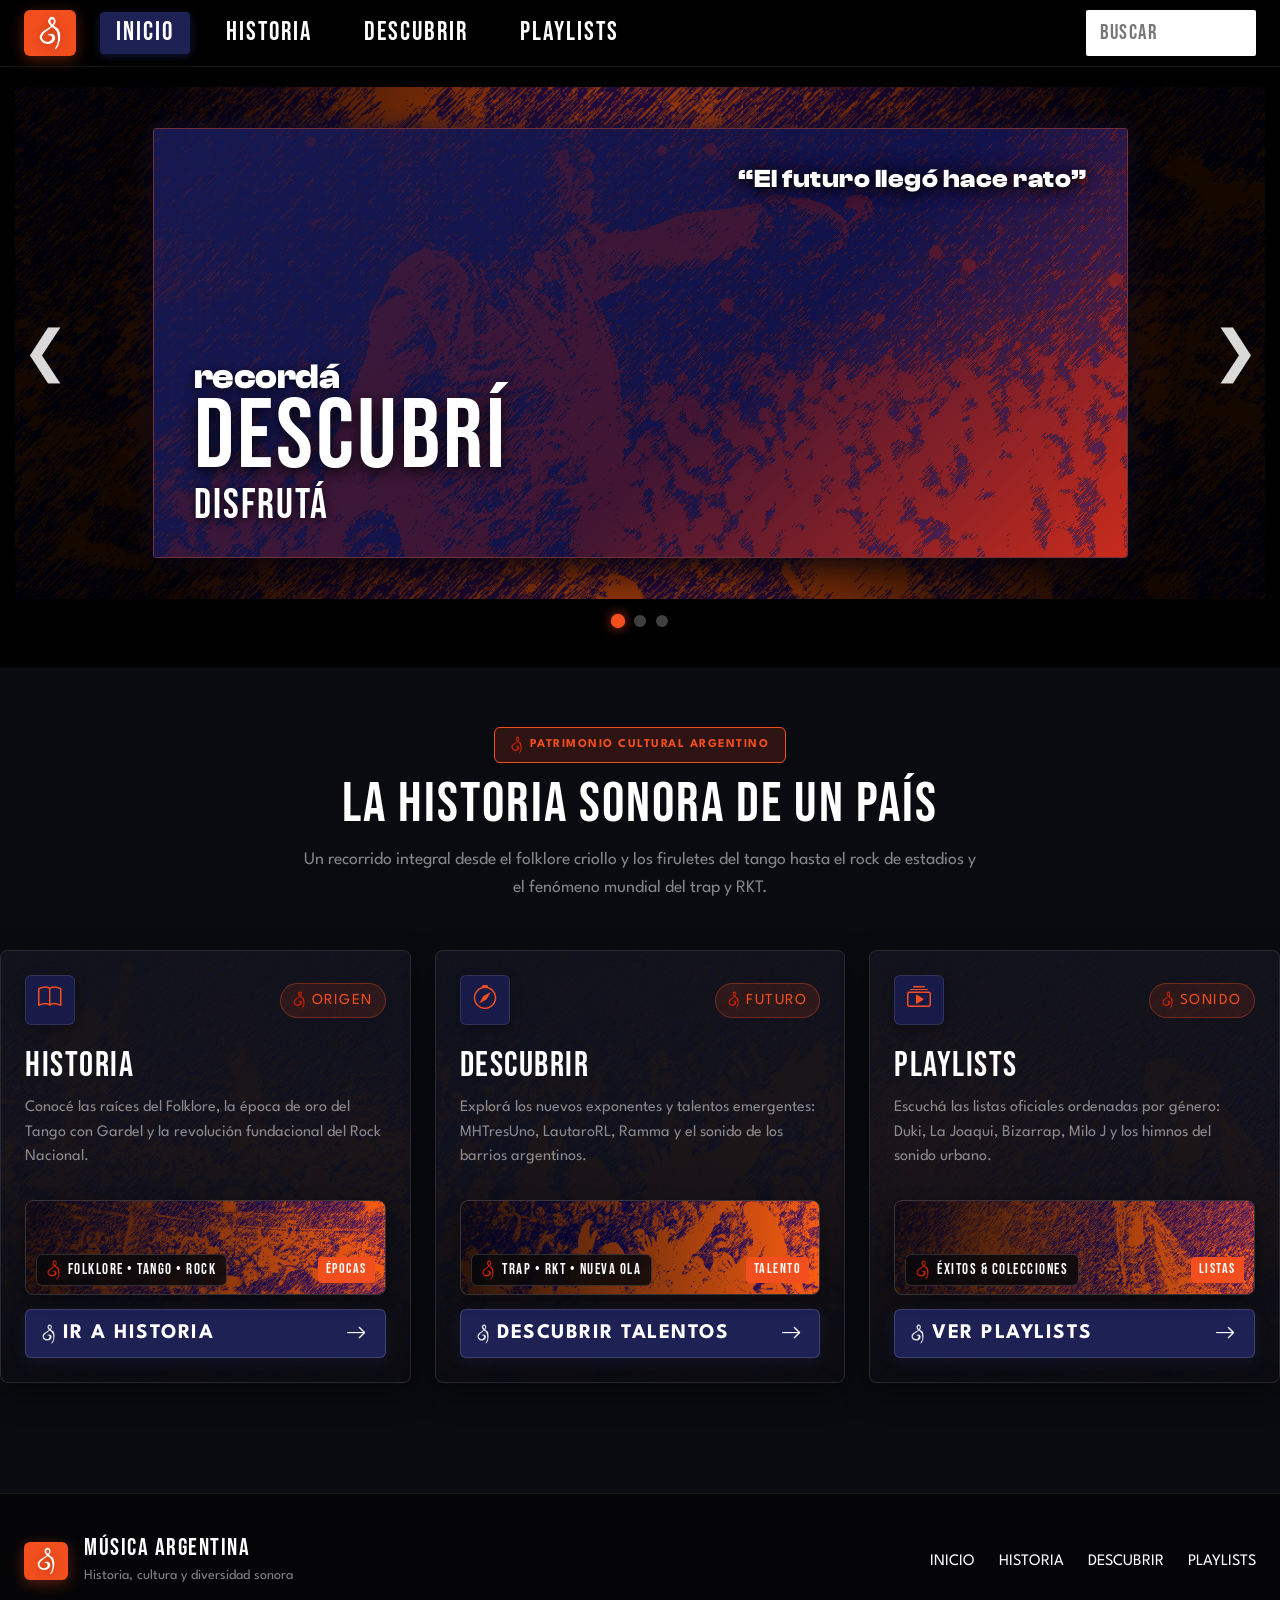
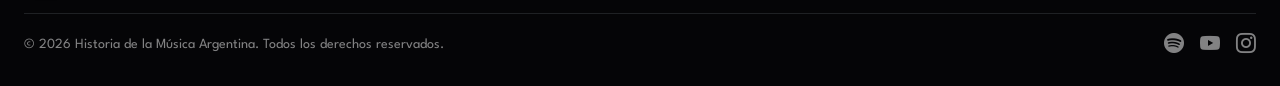
<file: index.html>
<!doctype html>
<html lang="es">

<head>
  <meta charset="utf-8">
  <meta name="viewport" content="width=device-width, initial-scale=1">
  <title>Historia de la Música Argentina - Inicio</title>
  <meta name="description"
    content="Recorrido histórico por la música argentina: Folklore, Tango, Rock Nacional, Cumbia y Movimiento Urbano.">

  <!-- Favicon con el logo oficial -->
  <link rel="icon" type="image/png" href="imgs/logo.png">

  <!-- Precarga de fuentes locales: evita el "parpadeo" de fuentes al cambiar de pestaña -->
  <link rel="preload" href="css/font/BebasNeue-Regular.ttf" as="font" type="font/ttf" crossorigin>
  <link rel="preload" href="css/font/ClashDisplay-Bold.otf" as="font" type="font/otf" crossorigin>
  <link rel="preload" href="css/font/LeagueSpartan-VariableFont_wght.ttf" as="font" type="font/ttf" crossorigin>

  <!-- Estilos y Bootstrap 5 -->
  <link href="https://cdn.jsdelivr.net/npm/bootstrap@5.3.8/dist/css/bootstrap.min.css" rel="stylesheet"
    integrity="sha384-sRIl4kxILFvY47J16cr9ZwB07vP4J8+LH7qKQnuqkuIAvNWLzeN8tE5YBujZqJLB" crossorigin="anonymous">
  <link rel="stylesheet" href="https://cdn.jsdelivr.net/npm/bootstrap-icons@1.11.3/font/bootstrap-icons.min.css">
  <link rel="preconnect" href="https://fonts.googleapis.com">
  <link rel="preconnect" href="https://fonts.gstatic.com" crossorigin>
  <link rel="stylesheet"
    href="https://fonts.googleapis.com/css2?family=Playfair+Display:ital,wght@1,700&display=swap">
  <link rel="stylesheet" href="css/style.css">
</head>

<body>

  <!-- ========================================================================
       BARRA DE NAVEGACIÓN SUPERIOR
       ======================================================================== -->
  <header class="site-header">
    <div class="header-container">
      <!-- Logo cuadrado naranja -->
      <a href="index.html" class="logo-box" id="brand-logo" aria-label="Ir al inicio"
        title="Historia de la Música Argentina">
        <img src="imgs/logo_white.png" alt="Logo Música Argentina" class="brand-logo-img">
      </a>

      <!-- Menú principal -->
      <nav aria-label="Navegación principal">
        <ul class="main-nav" id="main-nav-list">
          <li>
            <a href="index.html" class="nav-link-item active" id="nav-inicio" aria-current="page">INICIO</a>
          </li>
          <li>
            <a href="html/pagina1.html" class="nav-link-item" id="nav-historia">HISTORIA</a>
          </li>
          <li>
            <a href="html/pagina2.html" class="nav-link-item" id="nav-descubrir">DESCUBRIR</a>
          </li>
          <li>
            <a href="html/pagina3.html" class="nav-link-item" id="nav-playlists">PLAYLISTS</a>
          </li>
        </ul>
      </nav>

      <!-- Campo de Búsqueda BUSCAR -->
      <div class="header-search-wrap">
        <input type="text" class="header-search-input" id="search-input" placeholder="BUSCAR"
          aria-label="Buscar música o artistas">
      </div>
    </div>
  </header>

  <!-- ========================================================================
       HERO SLIDER / CAROUSEL PRINCIPAL (DISEÑO FIEL A LA MAQUETA 1)
       ======================================================================== -->
  <section class="hero-slider-section" id="hero-slider">
    <div class="carousel-custom-container">

      <!-- Flecha Izquierda (<) -->
      <button class="carousel-arrow prev" id="carousel-prev" aria-label="Diapositiva anterior">
        &#10094;
      </button>

      <!-- Contenedor del Carrusel -->
      <div class="hero-carousel">
        <div class="carousel-track" id="carousel-track">

          <!-- SLIDE 1: ROCK NACIONAL & CULTURA POPULAR -->
          <div class="carousel-slide" data-slide-index="0">
            <div class="slide-outer-frame" style="background-image: url('imgs/publico.png');">
              <div class="slide-center-box">
                <img src="imgs/lamona.png" alt="Concierto de la mona gimenez" class="box-bg-image">
                <div class="box-overlay"></div>

                <!-- Cita en esquina superior derecha -->
                <div class="hero-quote">
                  “El futuro llegó hace rato”
                </div>

                <!-- Bloque tipográfico: recordá DESCUBRÍ DISFRUTÁ -->
                <div class="hero-taglines">
                  <span class="tagline-sub">recordá</span>
                  <h1 class="tagline-main">DESCUBRÍ</h1>
                  <span class="tagline-bottom">DISFRUTÁ</span>
                </div>
              </div>
            </div>
          </div>

          <!-- SLIDE 2: TANGO Y RAÍCES DEL RÍO DE LA PLATA -->
          <div class="carousel-slide" data-slide-index="1">
            <div class="slide-outer-frame" style="background-image: url('imgs/paco\ amoroso\ fondo.png');">
              <div class="slide-center-box">
                <img src="imgs/duki.png" alt="duki en un Concierto" class="box-bg-image">
                <div class="box-overlay"></div>

                <div class="hero-quote">
                  “El tango te espera en la esquina”
                </div>

                <div class="hero-taglines">
                  <span class="tagline-sub">sentí</span>
                  <div class="tagline-main">NUESTRA VOZ</div>
                  <span class="tagline-bottom">PATRIMONIO INMATERIAL</span>
                </div>
              </div>
            </div>
          </div>

          <!-- SLIDE 3: MOVIMIENTO URBANO & NUEVA GENERACIÓN -->
          <div class="carousel-slide" data-slide-index="2">
            <div class="slide-outer-frame" style="background-image: url('imgs/callejero\ fino\ fondo.png');">
              <div class="slide-center-box">
                <img src="imgs/rendondos.png" alt="Juventud y cultura urbana" class="box-bg-image">
                <div class="box-overlay"></div>

                <div class="hero-quote">
                  “De las plazas para el mundo entero”
                </div>

                <div class="hero-taglines">
                  <span class="tagline-sub">viví</span>
                  <div class="tagline-main">EL FENÓMENO</div>
                  <span class="tagline-bottom">TRAP, RKT Y FREESTYLE</span>
                </div>
              </div>
            </div>
          </div>

        </div>
      </div>

      <!-- Flecha Derecha (>) -->
      <button class="carousel-arrow next" id="carousel-next" aria-label="Siguiente diapositiva">
        &#10095;
      </button>

      <!-- Indicadores puntitos -->
      <div class="carousel-dots" id="carousel-dots">
        <button class="carousel-dot active" data-index="0" aria-label="Diapositiva 1"></button>
        <button class="carousel-dot" data-index="1" aria-label="Diapositiva 2"></button>
        <button class="carousel-dot" data-index="2" aria-label="Diapositiva 3"></button>
      </div>

    </div>
  </section>

  <!-- ========================================================================
       ACCESOS PRINCIPALES A LAS SECCIONES DEL PROYECTO
       ======================================================================== -->
  <main class="container-custom section-spacing">
    <div class="section-header text-center mb-5">
      <span class="badge px-3 py-2 text-uppercase mb-2 d-inline-flex align-items-center gap-2"
        style="background: rgba(242,78,30,0.15); color: var(--color-naranja); border: 1px solid var(--color-naranja); letter-spacing: 1.5px;">
        <img src="imgs/logo.png" alt="" style="height: 18px; width: auto;">
        <span>Patrimonio Cultural Argentino</span>
      </span>
      <h2>LA HISTORIA SONORA DE UN PAÍS</h2>
      <p class="text-white-50 mx-auto" style="max-width: 680px; font-size: 1.1rem;">
        Un recorrido integral desde el folklore criollo y los firuletes del tango hasta el rock de estadios y el
        fenómeno mundial del trap y RKT.
      </p>
    </div>

    <div class="row g-4" id="home-cards-row">
      <!-- Tarjeta 1: HISTORIA -->
      <div class="col-md-4">
        <div class="home-action-card p-4 rounded-3 h-100 d-flex flex-column">
          <!-- Fondo decorativo con la imagen del Banner 1 (publico.png) -->
          <div class="action-card-bg" style="background-image: url('imgs/publico.png');"></div>
          <div class="action-card-overlay"></div>

          <div class="action-card-content d-flex flex-column h-100">
            <div class="d-flex justify-content-between align-items-center mb-3">
              <div class="card-icon-box rounded-2 d-flex align-items-center justify-content-center">
                <i class="bi bi-book"></i>
              </div>
              <div class="card-brand-pill">
                <img src="imgs/logo.png" alt="Logo" class="card-brand-pill-img">
                <span>ORIGEN</span>
              </div>
            </div>

            <h3 class="action-card-title">HISTORIA</h3>
            <p class="text-white-50 flex-grow-1 action-card-text">
              Conocé las raíces del Folklore, la época de oro del Tango con Gardel y la revolución fundacional del Rock
              Nacional.
            </p>

            <!-- Tira decorativa sobre el botón con la imagen del banner 1 y el logo -->
            <div class="card-banner-strip">
              <img src="imgs/publico.png" alt="Público en concierto de rock y folklore" class="strip-bg-img">
              <div class="strip-overlay"></div>
              <div class="strip-content">
                <div class="strip-badge-wrap">
                  <img src="imgs/logo.png" alt="Logo" class="strip-logo-img">
                  <span class="strip-badge-text">FOLKLORE • TANGO • ROCK</span>
                </div>
                <span class="strip-pill-tag">ÉPOCAS</span>
              </div>
            </div>

            <a href="html/pagina1.html"
              class="home-action-btn btn text-white fw-bold d-flex justify-content-between align-items-center py-2 px-3">
              <span class="d-flex align-items-center gap-2">
                <img src="imgs/logo_white.png" alt="" class="btn-logo-symbol">
                <span>IR A HISTORIA</span>
              </span>
              <i class="bi bi-arrow-right"></i>
            </a>
          </div>
        </div>
      </div>

      <!-- Tarjeta 2: DESCUBRIR -->
      <div class="col-md-4">
        <div class="home-action-card p-4 rounded-3 h-100 d-flex flex-column">
          <!-- Fondo decorativo con la imagen del Banner 2 (paco amoroso fondo.png) -->
          <div class="action-card-bg" style="background-image: url('imgs/paco amoroso fondo.png');"></div>
          <div class="action-card-overlay"></div>

          <div class="action-card-content d-flex flex-column h-100">
            <div class="d-flex justify-content-between align-items-center mb-3">
              <div class="card-icon-box rounded-2 d-flex align-items-center justify-content-center">
                <i class="bi bi-compass"></i>
              </div>
              <div class="card-brand-pill">
                <img src="imgs/logo.png" alt="Logo" class="card-brand-pill-img">
                <span>FUTURO</span>
              </div>
            </div>

            <h3 class="action-card-title">DESCUBRIR</h3>
            <p class="text-white-50 flex-grow-1 action-card-text">
              Explorá los nuevos exponentes y talentos emergentes: MHTresUno, LautaroRL, Ramma y el sonido de los
              barrios
              argentinos.
            </p>

            <!-- Tira decorativa sobre el botón con la imagen del banner 2 y el logo -->
            <div class="card-banner-strip">
              <img src="imgs/paco amoroso fondo.png" alt="Nuevos talentos de la música urbana" class="strip-bg-img">
              <div class="strip-overlay"></div>
              <div class="strip-content">
                <div class="strip-badge-wrap">
                  <img src="imgs/logo.png" alt="Logo" class="strip-logo-img">
                  <span class="strip-badge-text">TRAP • RKT • NUEVA OLA</span>
                </div>
                <span class="strip-pill-tag">TALENTO</span>
              </div>
            </div>

            <a href="html/pagina2.html"
              class="home-action-btn btn text-white fw-bold d-flex justify-content-between align-items-center py-2 px-3">
              <span class="d-flex align-items-center gap-2">
                <img src="imgs/logo_white.png" alt="" class="btn-logo-symbol">
                <span>DESCUBRIR TALENTOS</span>
              </span>
              <i class="bi bi-arrow-right"></i>
            </a>
          </div>
        </div>
      </div>

      <!-- Tarjeta 3: PLAYLISTS -->
      <div class="col-md-4">
        <div class="home-action-card p-4 rounded-3 h-100 d-flex flex-column">
          <!-- Fondo decorativo con la imagen del Banner 3 (callejero fino fondo.png) -->
          <div class="action-card-bg" style="background-image: url('imgs/callejero fino fondo.png');"></div>
          <div class="action-card-overlay"></div>

          <div class="action-card-content d-flex flex-column h-100">
            <div class="d-flex justify-content-between align-items-center mb-3">
              <div class="card-icon-box rounded-2 d-flex align-items-center justify-content-center">
                <i class="bi bi-collection-play"></i>
              </div>
              <div class="card-brand-pill">
                <img src="imgs/logo.png" alt="Logo" class="card-brand-pill-img">
                <span>SONIDO</span>
              </div>
            </div>

            <h3 class="action-card-title">PLAYLISTS</h3>
            <p class="text-white-50 flex-grow-1 action-card-text">
              Escuchá las listas oficiales ordenadas por género: Duki, La Joaqui, Bizarrap, Milo J y los himnos del
              sonido
              urbano.
            </p>

            <!-- Tira decorativa sobre el botón con la imagen del banner 3 y el logo -->
            <div class="card-banner-strip">
              <img src="imgs/callejero fino fondo.png" alt="Playlists y música argentina" class="strip-bg-img">
              <div class="strip-overlay"></div>
              <div class="strip-content">
                <div class="strip-badge-wrap">
                  <img src="imgs/logo.png" alt="Logo" class="strip-logo-img">
                  <span class="strip-badge-text">ÉXITOS & COLECCIONES</span>
                </div>
                <span class="strip-pill-tag">LISTAS</span>
              </div>
            </div>

            <a href="html/pagina3.html"
              class="home-action-btn btn text-white fw-bold d-flex justify-content-between align-items-center py-2 px-3">
              <span class="d-flex align-items-center gap-2">
                <img src="imgs/logo_white.png" alt="" class="btn-logo-symbol">
                <span>VER PLAYLISTS</span>
              </span>
              <i class="bi bi-arrow-right"></i>
            </a>
          </div>
        </div>
      </div>
    </div>
  </main>

  <!-- ========================================================================
       FOOTER
       ======================================================================== -->
  <footer class="site-footer">
    <div class="container-custom">
      <div
        class="d-flex flex-wrap justify-content-between align-items-center pb-4 border-bottom border-secondary border-opacity-25 gap-3">
        <div class="d-flex align-items-center gap-3">
          <div class="logo-box" style="width: 44px; height: 38px; padding: 5px;">
            <img src="imgs/logo_white.png" alt="Logo Música Argentina" class="brand-logo-img" style="max-height: 28px;">
          </div>
          <div>
            <h4 class="m-0 text-white" style="font-size: 1.5rem;">MÚSICA ARGENTINA</h4>
            <small class="text-white-50">Historia, cultura y diversidad sonora</small>
          </div>
        </div>

        <ul class="d-flex gap-4 list-unstyled m-0 p-0">
          <li><a href="index.html" class="text-white">INICIO</a></li>
          <li><a href="html/pagina1.html" class="text-white">HISTORIA</a></li>
          <li><a href="html/pagina2.html" class="text-white">DESCUBRIR</a></li>
          <li><a href="html/pagina3.html" class="text-white">PLAYLISTS</a></li>
        </ul>
      </div>

      <div class="d-flex flex-wrap justify-content-between align-items-center pt-3 text-white-50 small">
        <div>&copy; 2026 Historia de la Música Argentina. Todos los derechos reservados.</div>
        <div class="d-flex gap-3 fs-5">
          <a href="#" class="text-white-50"><i class="bi bi-spotify"></i></a>
          <a href="#" class="text-white-50"><i class="bi bi-youtube"></i></a>
          <a href="#" class="text-white-50"><i class="bi bi-instagram"></i></a>
        </div>
      </div>
    </div>
  </footer>

  <!-- ========================================================================
       BOTTOM NAV BAR FIJA (solo mobile)
       ======================================================================== -->
  <nav class="mobile-bottom-nav" aria-label="Navegación móvil">
    <a href="index.html" class="active" id="mob-inicio" aria-label="Inicio">
      <i class="bi bi-house-fill"></i>
      <span>Inicio</span>
    </a>
    <a href="html/pagina1.html" id="mob-historia" aria-label="Historia">
      <i class="bi bi-book"></i>
      <span>Historia</span>
    </a>
    <a href="html/pagina2.html" id="mob-descubrir" aria-label="Descubrir">
      <i class="bi bi-compass"></i>
      <span>Descubrir</span>
    </a>
    <a href="html/pagina3.html" id="mob-playlists" aria-label="Playlists">
      <i class="bi bi-collection-play"></i>
      <span>Playlists</span>
    </a>
    <button type="button" class="mob-search-btn" id="mob-search" aria-label="Buscar artistas">
      <i class="bi bi-search"></i>
      <span>Buscar</span>
    </button>
  </nav>

  <!-- Scripts -->
  <script src="https://cdn.jsdelivr.net/npm/bootstrap@5.3.8/dist/js/bootstrap.bundle.min.js"
    integrity="sha384-FKyoEForCGlyvwx9Hj09JcYn3nv7wiPVlz7YYwJrWVcXK/BmnVDxM+D2scQbITxI"
    crossorigin="anonymous"></script>

  <!-- Buscador real (Spotify / Apple Music / Wikipedia) -->
  <script src="js/music-api.js"></script>
  <script src="js/search.js"></script>

  <script>
    document.addEventListener('DOMContentLoaded', () => {

      /* ── Carrusel HERO (slider principal) ── */
      const track = document.getElementById('carousel-track');
      const slides = document.querySelectorAll('.carousel-slide');
      const dots = document.querySelectorAll('.carousel-dot');
      const prevBtn = document.getElementById('carousel-prev');
      const nextBtn = document.getElementById('carousel-next');
      let currentSlide = 0;
      const totalSlides = slides.length;
      let autoPlayInterval;

      function updateCarousel(index) {
        currentSlide = (index + totalSlides) % totalSlides;
        track.style.transform = `translateX(-${currentSlide * 100}%)`;
        dots.forEach((dot, idx) => dot.classList.toggle('active', idx === currentSlide));
      }

      if (prevBtn && nextBtn) {
        prevBtn.addEventListener('click', () => { updateCarousel(currentSlide - 1); resetAutoPlay(); });
        nextBtn.addEventListener('click', () => { updateCarousel(currentSlide + 1); resetAutoPlay(); });
      }

      dots.forEach(dot => {
        dot.addEventListener('click', e => {
          updateCarousel(parseInt(e.target.getAttribute('data-index'), 10));
          resetAutoPlay();
        });
      });

      const reduceMotion = window.matchMedia('(prefers-reduced-motion: reduce)').matches;

      function startAutoPlay() {
        // Respeta la preferencia de movimiento reducido: no rota solo
        if (reduceMotion) return;
        autoPlayInterval = setInterval(() => updateCarousel(currentSlide + 1), 5500);
      }
      function resetAutoPlay() { clearInterval(autoPlayInterval); startAutoPlay(); }
      startAutoPlay();

      /* ── Carrusel MOBILE de las 3 tarjetas de acceso ── */
      let homeCarouselIndex = 0; // se conserva entre reconstrucciones del resize
      function buildHomeMobileCarousel() {
        if (window.innerWidth > 768) return;

        const row = document.getElementById('home-cards-row');
        if (!row || row.dataset.carouselBuilt) return;
        row.dataset.carouselBuilt = '1';

        // Recoger los col-md-4
        const cols = Array.from(row.querySelectorAll(':scope > .col-md-4'));
        if (!cols.length) return;

        // Crear el contenedor del carrusel mobile
        const wrap = document.createElement('div');
        wrap.className = 'mob-carousel-wrap';
        wrap.id = 'home-carousel-mob';

        // Track
        const ctrack = document.createElement('div');
        ctrack.className = 'mob-carousel-track';

        cols.forEach(col => {
          const slide = document.createElement('div');
          slide.className = 'mob-carousel-slide';
          slide.appendChild(col.querySelector('.home-action-card').cloneNode(true));
          ctrack.appendChild(slide);
        });

        wrap.appendChild(ctrack);

        // Controles
        const controls = document.createElement('div');
        controls.className = 'mob-carousel-controls';
        controls.innerHTML = `
          <button class="mob-carousel-arrow" id="hc-prev" aria-label="Anterior">&#10094;</button>
          <span class="mob-carousel-counter" id="hc-counter">1 / ${cols.length}</span>
          <button class="mob-carousel-arrow" id="hc-next" aria-label="Siguiente">&#10095;</button>
        `;
        wrap.appendChild(controls);

        // Dots
        const dotsBar = document.createElement('div');
        dotsBar.className = 'mob-carousel-dots';
        cols.forEach((_, i) => {
          const d = document.createElement('button');
          d.className = 'mob-carousel-dot' + (i === 0 ? ' active' : '');
          d.setAttribute('aria-label', `Sección ${i + 1}`);
          dotsBar.appendChild(d);
        });
        wrap.appendChild(dotsBar);

        // Insertar después del row (que está oculto en mobile via CSS)
        row.parentNode.insertBefore(wrap, row.nextSibling);

        let hcIdx = homeCarouselIndex;
        const hcDots = wrap.querySelectorAll('.mob-carousel-dot');

        function hcGo(idx) {
          hcIdx = (idx + cols.length) % cols.length;
          homeCarouselIndex = hcIdx;
          ctrack.style.transform = `translateX(-${hcIdx * 100}%)`;
          document.getElementById('hc-counter').textContent = `${hcIdx + 1} / ${cols.length}`;
          hcDots.forEach((d, i) => d.classList.toggle('active', i === hcIdx));
        }

        wrap.querySelector('#hc-prev').addEventListener('click', () => hcGo(hcIdx - 1));
        wrap.querySelector('#hc-next').addEventListener('click', () => hcGo(hcIdx + 1));
        hcDots.forEach((d, i) => d.addEventListener('click', () => hcGo(i)));
        if (homeCarouselIndex > 0) hcGo(homeCarouselIndex);
      }

      buildHomeMobileCarousel();
      // Reconstruir solo al cruzar el breakpoint 768px, con debounce,
      // para no resetear la diapositiva cuando la barra del navegador dispara resize
      let hcLastIsMobile = window.innerWidth <= 768;
      let hcTimer;
      window.addEventListener('resize', () => {
        clearTimeout(hcTimer);
        hcTimer = setTimeout(() => {
          const isMobile = window.innerWidth <= 768;
          if (isMobile === hcLastIsMobile) return;
          hcLastIsMobile = isMobile;
          const old = document.getElementById('home-carousel-mob');
          if (old) { old.remove(); }
          const row = document.getElementById('home-cards-row');
          if (row) delete row.dataset.carouselBuilt;
          buildHomeMobileCarousel();
        }, 150);
      });
    });
  </script>
</body>

</html>
</file>
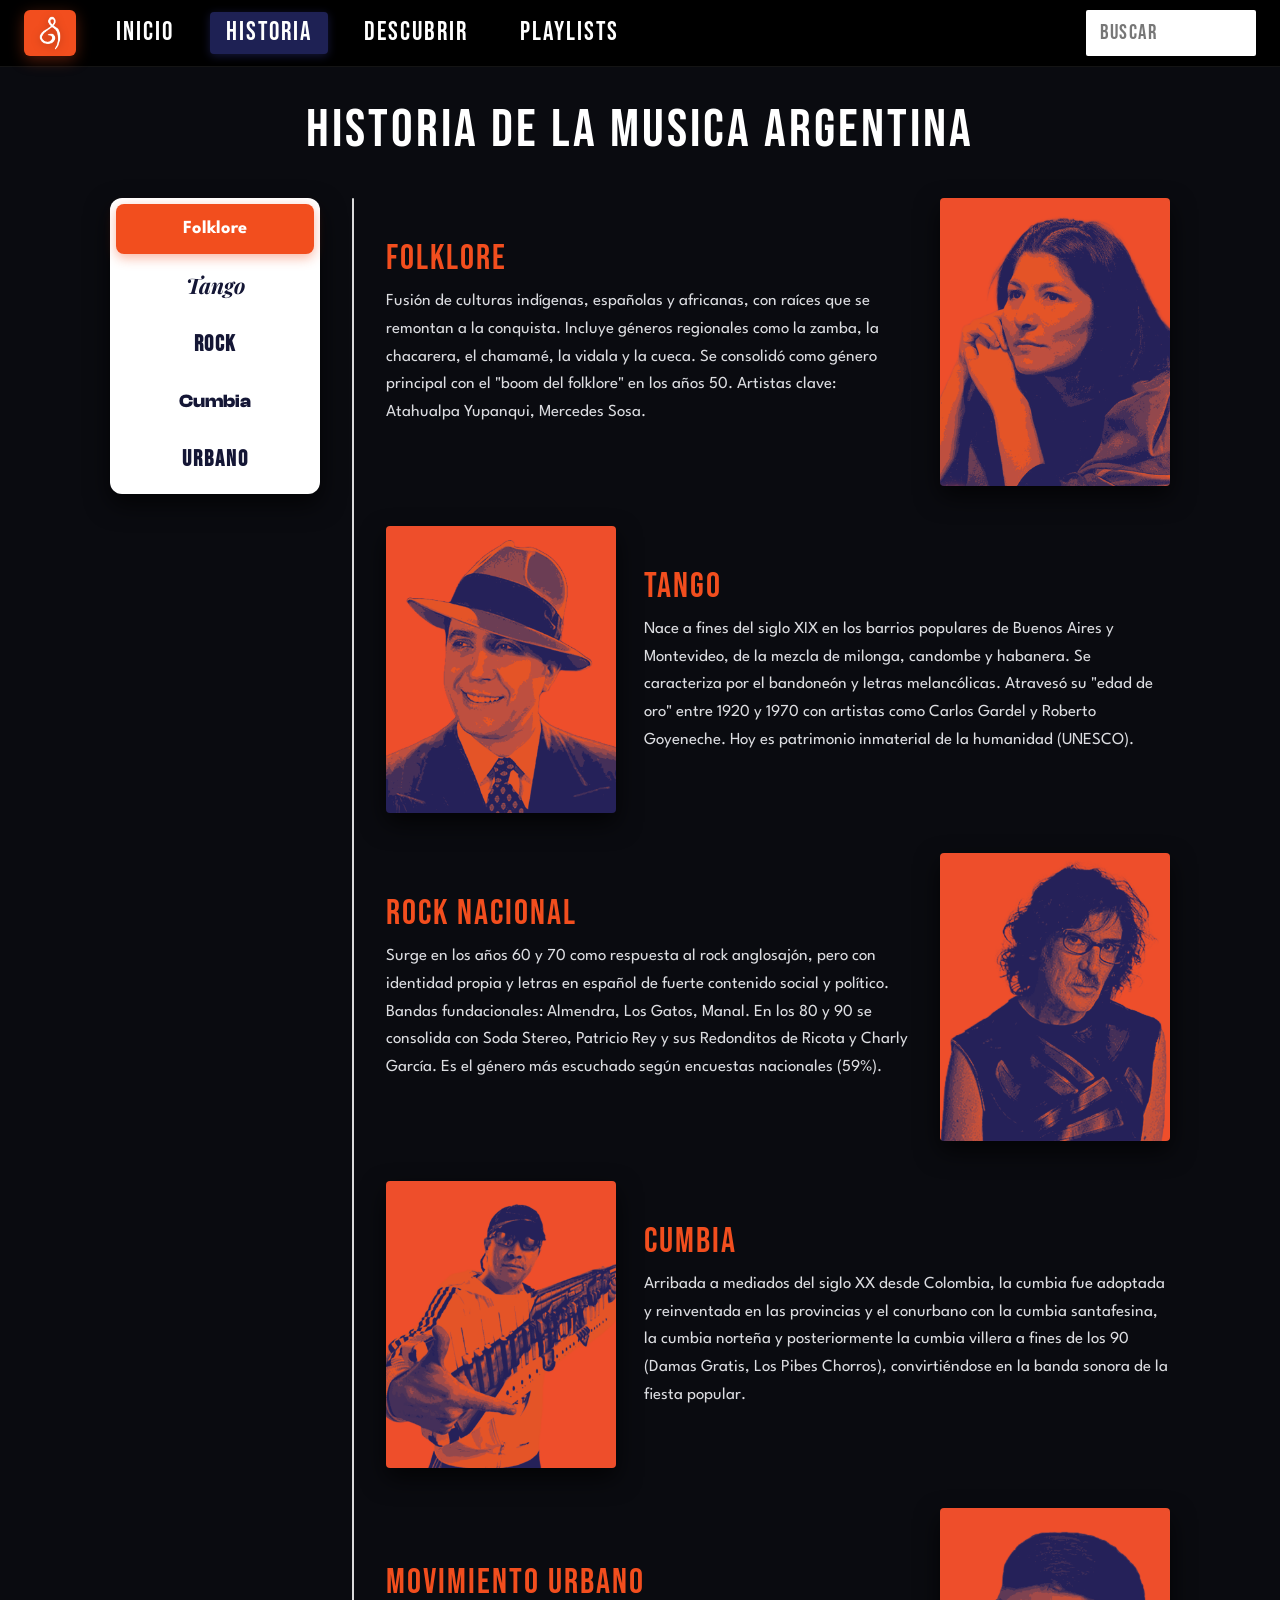
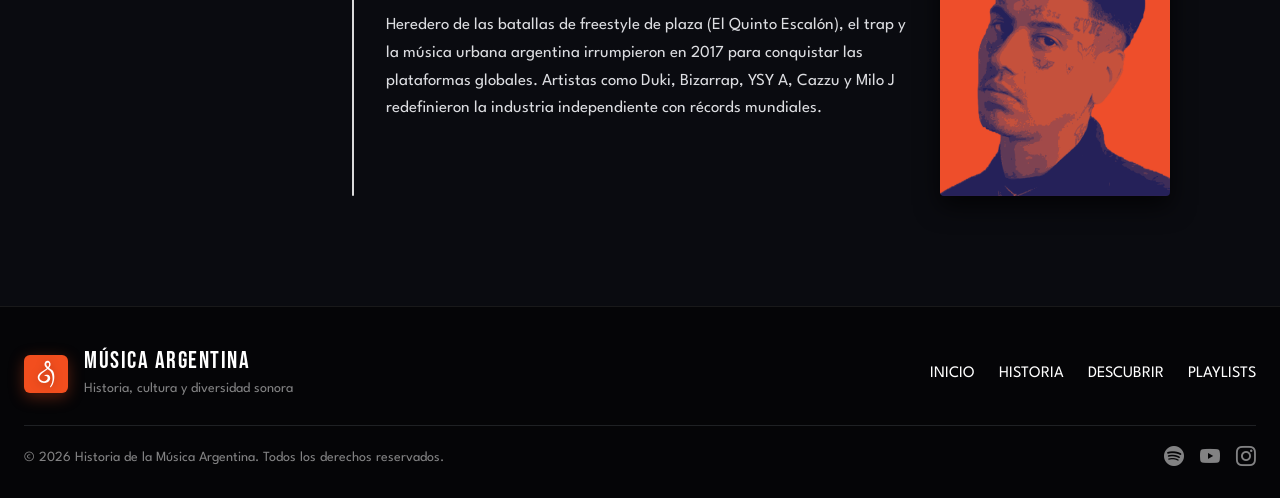
<file: html/pagina1.html>
<!doctype html>
<html lang="es">

<head>
  <meta charset="utf-8">
  <meta name="viewport" content="width=device-width, initial-scale=1">
  <title>Historia de la Música Argentina - Historia</title>
  <meta name="description"
    content="Recorrido por la historia de la música argentina: Folklore, Tango, Rock Nacional, Cumbia y Urbano.">

  <!-- Favicon con el logo oficial -->
  <link rel="icon" type="image/png" href="../imgs/logo.png">

  <!-- Precarga de fuentes locales: evita el "parpadeo" de fuentes al cambiar de pestaña -->
  <link rel="preload" href="../css/font/BebasNeue-Regular.ttf" as="font" type="font/ttf" crossorigin>
  <link rel="preload" href="../css/font/ClashDisplay-Bold.otf" as="font" type="font/otf" crossorigin>
  <link rel="preload" href="../css/font/LeagueSpartan-VariableFont_wght.ttf" as="font" type="font/ttf" crossorigin>

  <link href="https://cdn.jsdelivr.net/npm/bootstrap@5.3.8/dist/css/bootstrap.min.css" rel="stylesheet"
    integrity="sha384-sRIl4kxILFvY47J16cr9ZwB07vP4J8+LH7qKQnuqkuIAvNWLzeN8tE5YBujZqJLB" crossorigin="anonymous">
  <link rel="stylesheet" href="https://cdn.jsdelivr.net/npm/bootstrap-icons@1.11.3/font/bootstrap-icons.min.css">
  <link rel="preconnect" href="https://fonts.googleapis.com">
  <link rel="preconnect" href="https://fonts.gstatic.com" crossorigin>
  <link rel="stylesheet"
    href="https://fonts.googleapis.com/css2?family=Playfair+Display:ital,wght@1,700&display=swap">
  <link rel="stylesheet" href="../css/style.css">
</head>

<body>

  <!-- ========================================================================
       BARRA DE NAVEGACIÓN
       ======================================================================== -->
  <header class="site-header">
    <div class="header-container">
      <a href="../index.html" class="logo-box" aria-label="Ir al inicio" title="Historia de la Música Argentina">
        <img src="../imgs/logo_white.png" alt="Logo Música Argentina" class="brand-logo-img">
      </a>

      <nav aria-label="Navegación principal">
        <ul class="main-nav" id="main-nav-list">
          <li><a href="../index.html" class="nav-link-item">INICIO</a></li>
          <li><a href="pagina1.html" class="nav-link-item active" aria-current="page">HISTORIA</a></li>
          <li><a href="pagina2.html" class="nav-link-item">DESCUBRIR</a></li>
          <li><a href="pagina3.html" class="nav-link-item">PLAYLISTS</a></li>
        </ul>
      </nav>

      <div class="header-search-wrap">
        <input type="text" class="header-search-input" placeholder="BUSCAR" aria-label="Buscar en la web">
      </div>
    </div>
  </header>

  <!-- ========================================================================
       CONTENIDO PRINCIPAL: HISTORIA DE LA MÚSICA ARGENTINA (FIEL A LA MAQUETA 2)
       ======================================================================== -->
  <main class="history-page-wrapper">
    <!-- Título principal centrado -->
    <h1 class="history-page-title">HISTORIA DE LA MUSICA ARGENTINA</h1>

    <div class="history-content-layout">

      <!-- Columna izquierda: Pestañas de géneros -->
      <aside class="genre-sidebar-box" aria-label="Seleccionar género">
        <a href="#genre-folklore" class="genre-sidebar-item genre-badge-folklore active" data-target="genre-folklore">
          Folklore
        </a>
        <a href="#genre-tango" class="genre-sidebar-item genre-badge-tango" data-target="genre-tango">
          Tango
        </a>
        <a href="#genre-rock" class="genre-sidebar-item genre-badge-rock" data-target="genre-rock">
          ROCK
        </a>
        <a href="#genre-cumbia" class="genre-sidebar-item genre-badge-cumbia" data-target="genre-cumbia">
          Cumbia
        </a>
        <a href="#genre-urbano" class="genre-sidebar-item genre-badge-urbano" data-target="genre-urbano">
          URBANO
        </a>
      </aside>

      <!-- Línea divisoria vertical blanca -->
      <div class="history-vertical-line" aria-hidden="true"></div>

      <!-- Columna derecha: Cronología y Artistas clave -->
      <div class="history-timeline-column">

        <!-- SECCIÓN 1: FOLKLORE (Texto Izquierda / Imagen Mercedes Sosa Derecha) -->
        <section class="history-genre-row" id="genre-folklore">
          <div class="history-text-block">
            <h2 class="history-genre-title">FOLKLORE</h2>
            <p>
              Fusión de culturas indígenas, españolas y africanas, con raíces que se remontan a la conquista. Incluye
              géneros regionales como la zamba, la chacarera, el chamamé, la vidala y la cueca. Se consolidó como género
              principal con el "boom del folklore" en los años 50. Artistas clave: Atahualpa Yupanqui, Mercedes Sosa.
            </p>
          </div>
          <div class="history-image-card">
            <img src="../imgs/MercedesSosa.png" alt="Ilustración duotono de Mercedes Sosa tocando el bombo legüero">
          </div>
        </section>

        <!-- SECCIÓN 2: TANGO (Imagen Carlos Gardel Izquierda / Texto Derecha) -->
        <section class="history-genre-row reverse" id="genre-tango">
          <div class="history-image-card">
            <img src="../imgs/Gardel.png" alt="Ilustración de Carlos Gardel sonriendo con sombrero y traje">
          </div>
          <div class="history-text-block">
            <h2 class="history-genre-title">TANGO</h2>
            <p>
              Nace a fines del siglo XIX en los barrios populares de Buenos Aires y Montevideo, de la mezcla de milonga,
              candombe y habanera. Se caracteriza por el bandoneón y letras melancólicas. Atravesó su "edad de oro"
              entre 1920 y 1970 con artistas como Carlos Gardel y Roberto Goyeneche. Hoy es patrimonio inmaterial de la
              humanidad (UNESCO).
            </p>
          </div>
        </section>

        <!-- SECCIÓN 3: ROCK (Texto Izquierda / Imagen Charly García Derecha) -->
        <section class="history-genre-row" id="genre-rock">
          <div class="history-text-block">
            <h2 class="history-genre-title">ROCK NACIONAL</h2>
            <p>
              Surge en los años 60 y 70 como respuesta al rock anglosajón, pero con identidad propia y letras en español
              de fuerte contenido social y político. Bandas fundacionales: Almendra, Los Gatos, Manal. En los 80 y 90 se
              consolida con Soda Stereo, Patricio Rey y sus Redonditos de Ricota y Charly García. Es el género más
              escuchado según encuestas nacionales (59%).
            </p>
          </div>
          <div class="history-image-card">
            <img src="../imgs/CharlyGarcia.png" alt="Ilustración duotono en alto contraste de Charly García">
          </div>
        </section>

        <!-- SECCIÓN 4: CUMBIA (Texto Izquierda / Gráfica Derecha) -->
        <section class="history-genre-row reverse" id="genre-cumbia">
          <div class="history-image-card">
            <img src="../imgs/DamasGratis.png" alt="Ilustración duotono de Damas Gratis">
          </div>
          <div class="history-text-block">
            <h2 class="history-genre-title">CUMBIA</h2>
            <p>
              Arribada a mediados del siglo XX desde Colombia, la cumbia fue adoptada y reinventada en las provincias y
              el conurbano con la cumbia santafesina, la cumbia norteña y posteriormente la cumbia villera a fines de
              los 90 (Damas Gratis, Los Pibes Chorros), convirtiéndose en la banda sonora de la fiesta popular.
            </p>
          </div>

        </section>

        <!-- SECCIÓN 5: URBANO (Texto Izquierda / Gráfica Derecha) -->
        <section class="history-genre-row" id="genre-urbano">
          <div class="history-text-block">
            <h2 class="history-genre-title">MOVIMIENTO URBANO</h2>
            <p>
              Heredero de las batallas de freestyle de plaza (El Quinto Escalón), el trap y la música urbana argentina
              irrumpieron en 2017 para conquistar las plataformas globales. Artistas como Duki, Bizarrap, YSY A, Cazzu y
              Milo J redefinieron la industria independiente con récords mundiales.
            </p>
          </div>
          <div class="history-image-card">
            <img src="../imgs/DukiPlaylist.png" alt="Ilustración duotono de Duki en representación del género urbano">
          </div>
        </section>

      </div>
    </div>
  </main>

  <!-- ========================================================================
       BARRA DE ÉPOCAS FIJA PARA MÓVIL (visible solo en mobile, encima del bottom nav)
       ======================================================================== -->
  <nav class="mobile-genre-epochbar" aria-label="Épocas musicales">
    <a href="#genre-folklore" class="genre-sidebar-item genre-badge-folklore active"
      data-target="genre-folklore">Folklore</a>
    <a href="#genre-tango" class="genre-sidebar-item genre-badge-tango" data-target="genre-tango">Tango</a>
    <a href="#genre-rock" class="genre-sidebar-item genre-badge-rock" data-target="genre-rock">Rock</a>
    <a href="#genre-cumbia" class="genre-sidebar-item genre-badge-cumbia" data-target="genre-cumbia">Cumbia</a>
    <a href="#genre-urbano" class="genre-sidebar-item genre-badge-urbano" data-target="genre-urbano">Urbano</a>
  </nav>

  <!-- ========================================================================
       BOTTOM NAV BAR FIJA (solo mobile)
       ======================================================================== -->
  <nav class="mobile-bottom-nav" aria-label="Navegación móvil">
    <a href="../index.html" id="mob-inicio" aria-label="Inicio">
      <i class="bi bi-house-fill"></i>
      <span>Inicio</span>
    </a>
    <a href="pagina1.html" class="active" id="mob-historia" aria-label="Historia">
      <i class="bi bi-book"></i>
      <span>Historia</span>
    </a>
    <a href="pagina2.html" id="mob-descubrir" aria-label="Descubrir">
      <i class="bi bi-compass"></i>
      <span>Descubrir</span>
    </a>
    <a href="pagina3.html" id="mob-playlists" aria-label="Playlists">
      <i class="bi bi-collection-play"></i>
      <span>Playlists</span>
    </a>
    <button type="button" class="mob-search-btn" id="mob-search" aria-label="Buscar artistas">
      <i class="bi bi-search"></i>
      <span>Buscar</span>
    </button>
  </nav>

  <footer class="site-footer">
    <div class="container-custom">
      <div
        class="d-flex flex-wrap justify-content-between align-items-center pb-4 border-bottom border-secondary border-opacity-25 gap-3">
        <div class="d-flex align-items-center gap-3">
          <div class="logo-box" style="width: 44px; height: 38px; padding: 5px;">
            <img src="../imgs/logo_white.png" alt="Logo Música Argentina" class="brand-logo-img"
              style="max-height: 28px;">
          </div>
          <div>
            <h4 class="m-0 text-white" style="font-size: 1.5rem;">MÚSICA ARGENTINA</h4>
            <small class="text-white-50">Historia, cultura y diversidad sonora</small>
          </div>
        </div>

        <ul class="d-flex gap-4 list-unstyled m-0 p-0">
          <li><a href="../index.html" class="text-white">INICIO</a></li>
          <li><a href="pagina1.html" class="text-white">HISTORIA</a></li>
          <li><a href="pagina2.html" class="text-white">DESCUBRIR</a></li>
          <li><a href="pagina3.html" class="text-white">PLAYLISTS</a></li>
        </ul>
      </div>

      <div class="d-flex flex-wrap justify-content-between align-items-center pt-3 text-white-50 small">
        <div>&copy; 2026 Historia de la Música Argentina. Todos los derechos reservados.</div>
        <div class="d-flex gap-3 fs-5">
          <a href="#" class="text-white-50"><i class="bi bi-spotify"></i></a>
          <a href="#" class="text-white-50"><i class="bi bi-youtube"></i></a>
          <a href="#" class="text-white-50"><i class="bi bi-instagram"></i></a>
        </div>
      </div>
    </div>
  </footer>

  <script>
    document.addEventListener('DOMContentLoaded', () => {
      // Todos los botones/enlaces de género (sidebar desktop + barra móvil fija)
      const allGenreItems = document.querySelectorAll('.genre-sidebar-item');
      const sections = Array.from(document.querySelectorAll('.history-genre-row'));
      const headerHeight = 90; // Offset para dejar espacio a la barra superior sticky
      let isProgrammaticScroll = false;
      let scrollTimer = null;

      function setActiveGenre(targetId) {
        allGenreItems.forEach(i => {
          const match = i.getAttribute('data-target') === targetId;
          i.classList.toggle('active', match);
        });
      }

      function scrollToGenre(targetId) {
        const targetEl = document.getElementById(targetId);
        if (!targetEl) return;

        setActiveGenre(targetId);
        isProgrammaticScroll = true;
        clearTimeout(scrollTimer);

        const targetY = targetEl.getBoundingClientRect().top + window.pageYOffset - headerHeight;
        window.scrollTo({
          top: Math.max(0, targetY),
          behavior: 'smooth'
        });

        scrollTimer = setTimeout(() => {
          isProgrammaticScroll = false;
        }, 800);
      }

      allGenreItems.forEach(item => {
        item.addEventListener('click', (e) => {
          e.preventDefault();
          const targetId = item.getAttribute('data-target');
          if (targetId) {
            scrollToGenre(targetId);
            if (window.history && window.history.pushState) {
              window.history.pushState(null, null, '#' + targetId);
            }
          }
        });
      });

      // Detección precisa de la sección activa al hacer scroll manual
      function onScroll() {
        if (isProgrammaticScroll) return;

        const scrollY = window.pageYOffset || document.documentElement.scrollTop;
        const windowHeight = window.innerHeight;
        const docHeight = document.documentElement.scrollHeight;

        // Si el usuario llega al final de la página, activar siempre la última sección (Urbano)
        if (windowHeight + scrollY >= docHeight - 80) {
          const lastSec = sections[sections.length - 1];
          if (lastSec) setActiveGenre(lastSec.id);
          return;
        }

        // Determinar qué sección está actualmente en la zona de lectura
        let currentActiveId = sections[0]?.id;
        for (let i = 0; i < sections.length; i++) {
          const sec = sections[i];
          const top = sec.getBoundingClientRect().top;
          if (top <= headerHeight + 80) {
            currentActiveId = sec.id;
          } else {
            break;
          }
        }

        if (currentActiveId) {
          setActiveGenre(currentActiveId);
        }
      }

      window.addEventListener('scroll', onScroll, { passive: true });

      // Soporte para URL con hash al cargar la página (ej. pagina1.html#genre-rock)
      if (window.location.hash) {
        const hashId = window.location.hash.replace('#', '');
        if (document.getElementById(hashId)) {
          setTimeout(() => {
            scrollToGenre(hashId);
          }, 150);
        }
      }
    });
  </script>

  <!-- Buscador real (Spotify / Apple Music / Wikipedia) -->
  <script src="https://cdn.jsdelivr.net/npm/bootstrap@5.3.8/dist/js/bootstrap.bundle.min.js"
    integrity="sha384-FKyoEForCGlyvwx9Hj09JcYn3nv7wiPVlz7YYwJrWVcXK/BmnVDxM+D2scQbITxI"
    crossorigin="anonymous"></script>
  <script src="../js/music-api.js"></script>
  <script src="../js/search.js"></script>
</body>

</html>
</file>
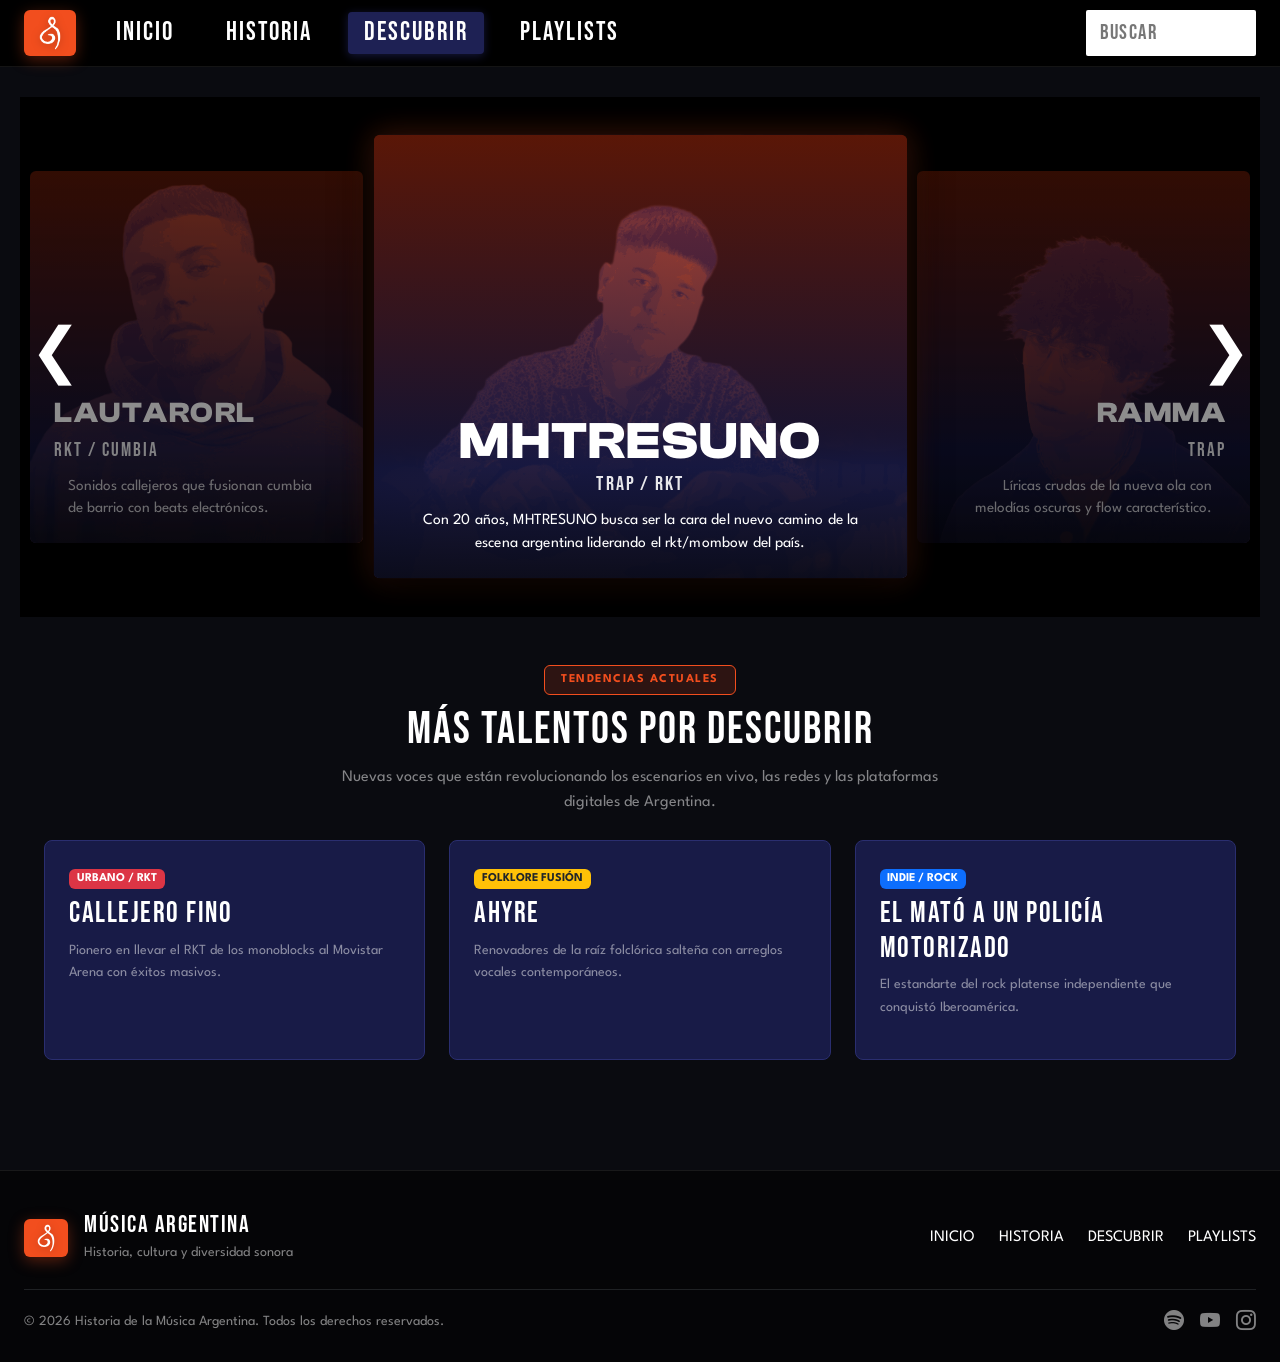
<file: html/pagina2.html>
<!doctype html>
<html lang="es">

<head>
  <meta charset="utf-8">
  <meta name="viewport" content="width=device-width, initial-scale=1">
  <title>Historia de la Música Argentina - Descubrir</title>
  <meta name="description" content="Descubrí nuevos talentos y la escena emergente de la música argentina.">

  <!-- Favicon con el logo oficial -->
  <link rel="icon" type="image/png" href="../imgs/logo.png">

  <!-- Precarga de fuentes locales: evita el "parpadeo" de fuentes al cambiar de pestaña -->
  <link rel="preload" href="../css/font/BebasNeue-Regular.ttf" as="font" type="font/ttf" crossorigin>
  <link rel="preload" href="../css/font/ClashDisplay-Bold.otf" as="font" type="font/otf" crossorigin>
  <link rel="preload" href="../css/font/LeagueSpartan-VariableFont_wght.ttf" as="font" type="font/ttf" crossorigin>

  <link href="https://cdn.jsdelivr.net/npm/bootstrap@5.3.8/dist/css/bootstrap.min.css" rel="stylesheet"
    integrity="sha384-sRIl4kxILFvY47J16cr9ZwB07vP4J8+LH7qKQnuqkuIAvNWLzeN8tE5YBujZqJLB" crossorigin="anonymous">
  <link rel="stylesheet" href="https://cdn.jsdelivr.net/npm/bootstrap-icons@1.11.3/font/bootstrap-icons.min.css">
  <link rel="preconnect" href="https://fonts.googleapis.com">
  <link rel="preconnect" href="https://fonts.gstatic.com" crossorigin>
  <link rel="stylesheet"
    href="https://fonts.googleapis.com/css2?family=Playfair+Display:ital,wght@1,700&display=swap">
  <link rel="stylesheet" href="../css/style.css">
</head>

<body>

  <!-- ========================================================================
       BARRA DE NAVEGACIÓN
       ======================================================================== -->
  <header class="site-header">
    <div class="header-container">
      <a href="../index.html" class="logo-box" aria-label="Ir al inicio" title="Historia de la Música Argentina">
        <img src="../imgs/logo_white.png" alt="Logo Música Argentina" class="brand-logo-img">
      </a>

      <nav aria-label="Navegación principal">
        <ul class="main-nav" id="main-nav-list">
          <li><a href="../index.html" class="nav-link-item">INICIO</a></li>
          <li><a href="pagina1.html" class="nav-link-item">HISTORIA</a></li>
          <li><a href="pagina2.html" class="nav-link-item active" aria-current="page">DESCUBRIR</a></li>
          <li><a href="pagina3.html" class="nav-link-item">PLAYLISTS</a></li>
        </ul>
      </nav>

      <div class="header-search-wrap">
        <input type="text" class="header-search-input" placeholder="BUSCAR" aria-label="Buscar artistas o géneros">
      </div>
    </div>
  </header>

  <!-- ========================================================================
       CARRUSEL DE DESCUBRIMIENTO DE ARTISTAS (FIEL A LA MAQUETA 1)
       ======================================================================== -->
  <main class="discover-page-wrapper">
    <div class="discover-slider-container">

      <!-- Flecha Izquierda (<) -->
      <button class="discover-arrow prev" id="discover-prev" aria-label="Artista anterior">
        &#10094;
      </button>

      <!-- Escenario de las 3 tarjetas de artistas -->
      <div class="discover-carousel-stage" id="discover-stage">

        <!-- TARJETA IZQUIERDA: LAUTARORL -->
        <article class="artist-slider-card side" id="card-left"
          style="background-image: url('../imgs/LautaroRL.png');">
          <div class="artist-card-overlay"></div>
          <div class="artist-card-info text-start">
            <h3 class="artist-side-name" id="left-name">LAUTARORL</h3>
            <span class="artist-subgenre-badge" id="left-genre">RKT / CUMBIA</span>
            <p class="artist-bio-text small opacity-75 d-none d-md-block" id="left-bio">Sonidos callejeros que fusionan
              cumbia de barrio con beats electrónicos.</p>
          </div>
        </article>

        <!-- TARJETA CENTRAL DESTACADA: MHTRESUNO (EXACTA A LA MAQUETA) -->
        <article class="artist-slider-card center-featured" id="card-center"
          style="background-image: url('../imgs/MhTresUno.png');">
          <div class="artist-card-overlay"></div>
          <div class="artist-card-info">
            <h2 class="artist-name-title" id="center-name">MHTRESUNO</h2>
            <div class="artist-subgenre-badge" id="center-genre">TRAP / RKT</div>
            <p class="artist-bio-text" id="center-bio">
              Con 20 años, MHTRESUNO busca ser la cara del nuevo camino de la escena argentina liderando el rkt/mombow
              del país.
            </p>
          </div>
        </article>

        <!-- TARJETA DERECHA: RAMMA -->
        <article class="artist-slider-card side" id="card-right"
          style="background-image: url('../imgs/Ramma.png');">
          <div class="artist-card-overlay"></div>
          <div class="artist-card-info text-end">
            <h3 class="artist-side-name" id="right-name">RAMMA</h3>
            <span class="artist-subgenre-badge" id="right-genre">TRAP</span>
            <p class="artist-bio-text small opacity-75 d-none d-md-block" id="right-bio">Líricas crudas de la nueva ola
              con melodías oscuras y flow característico.</p>
          </div>
        </article>

      </div>

      <!-- Flecha Derecha (>) -->
      <button class="discover-arrow next" id="discover-next" aria-label="Siguiente artista">
        &#10095;
      </button>

    </div>

    <!-- CONTROLES MÓVIL para carrusel de artistas (se muestran solo en mobile) -->
    <div class="discover-mobile-controls" style="display:none; justify-content:center; align-items:center; gap:20px; padding:12px 16px 4px;">
      <button class="discover-mobile-btn" id="discover-prev-mob" aria-label="Artista anterior"
        style="background:rgba(242,78,30,0.15); border:1px solid var(--color-naranja); color:var(--color-naranja); width:42px; height:42px; border-radius:50%; font-size:1.3rem; cursor:pointer; display:flex; align-items:center; justify-content:center;">
        &#10094;
      </button>
      <div style="font-family:var(--font-titulos); font-size:0.75rem; letter-spacing:2px; color:rgba(255,255,255,0.4);">ARTISTAS</div>
      <button class="discover-mobile-btn" id="discover-next-mob" aria-label="Siguiente artista"
        style="background:rgba(242,78,30,0.15); border:1px solid var(--color-naranja); color:var(--color-naranja); width:42px; height:42px; border-radius:50%; font-size:1.3rem; cursor:pointer; display:flex; align-items:center; justify-content:center;">
        &#10095;
      </button>
    </div>

    <!-- SECCIÓN EXPLORACIÓN COMPLEMENTARIA -->
    <div class="container-custom mt-5">
      <div class="section-header text-center mb-4">
        <span class="badge px-3 py-2 text-uppercase mb-2"
          style="background: rgba(242,78,30,0.15); color: var(--color-naranja); border: 1px solid var(--color-naranja); letter-spacing: 1.5px;">Tendencias
          Actuales</span>
        <h3 class="discover-talent-title">MÁS TALENTOS POR DESCUBRIR</h3>
        <p class="text-white-50 mx-auto" style="max-width: 650px;">
          Nuevas voces que están revolucionando los escenarios en vivo, las redes y las plataformas digitales de
          Argentina.
        </p>
      </div>

      <div class="row g-4" id="discover-talent-row">
        <div class="col-md-4">
          <div class="p-4 rounded-3 h-100"
            style="background-color: var(--color-azul-card); border: 1px solid var(--color-azul-borde);">
            <span class="badge bg-danger mb-2">URBANO / RKT</span>
            <h4 class="text-white mb-2" style="font-size: 1.8rem;">Callejero Fino</h4>
            <p class="text-white-50 small">Pionero en llevar el RKT de los monoblocks al Movistar Arena con éxitos
              masivos.</p>
          </div>
        </div>
        <div class="col-md-4">
          <div class="p-4 rounded-3 h-100"
            style="background-color: var(--color-azul-card); border: 1px solid var(--color-azul-borde);">
            <span class="badge bg-warning text-dark mb-2">FOLKLORE FUSIÓN</span>
            <h4 class="text-white mb-2" style="font-size: 1.8rem;">Ahyre</h4>
            <p class="text-white-50 small">Renovadores de la raíz folclórica salteña con arreglos vocales
              contemporáneos.</p>
          </div>
        </div>
        <div class="col-md-4">
          <div class="p-4 rounded-3 h-100"
            style="background-color: var(--color-azul-card); border: 1px solid var(--color-azul-borde);">
            <span class="badge bg-primary mb-2">INDIE / ROCK</span>
            <h4 class="text-white mb-2" style="font-size: 1.8rem;">El Mató a un Policía Motorizado</h4>
            <p class="text-white-50 small">El estandarte del rock platense independiente que conquistó Iberoamérica.</p>
          </div>
        </div>
      </div>
    </div>
  </main>

  <!-- ========================================================================
       BOTTOM NAV BAR FIJA (solo mobile)
       ======================================================================== -->
  <nav class="mobile-bottom-nav" aria-label="Navegación móvil">
    <a href="../index.html" id="mob-inicio" aria-label="Inicio">
      <i class="bi bi-house-fill"></i>
      <span>Inicio</span>
    </a>
    <a href="pagina1.html" id="mob-historia" aria-label="Historia">
      <i class="bi bi-book"></i>
      <span>Historia</span>
    </a>
    <a href="pagina2.html" class="active" id="mob-descubrir" aria-label="Descubrir">
      <i class="bi bi-compass"></i>
      <span>Descubrir</span>
    </a>
    <a href="pagina3.html" id="mob-playlists" aria-label="Playlists">
      <i class="bi bi-collection-play"></i>
      <span>Playlists</span>
    </a>
  </nav>

  <footer class="site-footer">
    <div class="container-custom">
      <div class="d-flex flex-wrap justify-content-between align-items-center pb-4 border-bottom border-secondary border-opacity-25 gap-3">
        <div class="d-flex align-items-center gap-3">
          <div class="logo-box" style="width: 44px; height: 38px; padding: 5px;">
            <img src="../imgs/logo_white.png" alt="Logo Música Argentina" class="brand-logo-img" style="max-height: 28px;">
          </div>
          <div>
            <h4 class="m-0 text-white" style="font-size: 1.5rem;">MÚSICA ARGENTINA</h4>
            <small class="text-white-50">Historia, cultura y diversidad sonora</small>
          </div>
        </div>

        <ul class="d-flex gap-4 list-unstyled m-0 p-0">
          <li><a href="../index.html" class="text-white">INICIO</a></li>
          <li><a href="pagina1.html" class="text-white">HISTORIA</a></li>
          <li><a href="pagina2.html" class="text-white">DESCUBRIR</a></li>
          <li><a href="pagina3.html" class="text-white">PLAYLISTS</a></li>
        </ul>
      </div>

      <div class="d-flex flex-wrap justify-content-between align-items-center pt-3 text-white-50 small">
        <div>&copy; 2026 Historia de la Música Argentina. Todos los derechos reservados.</div>
        <div class="d-flex gap-3 fs-5">
          <a href="#" class="text-white-50"><i class="bi bi-spotify"></i></a>
          <a href="#" class="text-white-50"><i class="bi bi-youtube"></i></a>
          <a href="#" class="text-white-50"><i class="bi bi-instagram"></i></a>
        </div>
      </div>
    </div>
  </footer>

  <script>
    document.addEventListener('DOMContentLoaded', () => {

      /* ── Datos de artistas para el carrusel principal ── */
      const artists = [
        { name: "MHTRESUNO", genre: "TRAP / RKT", bio: "Con 20 años, MHTRESUNO busca ser la cara del nuevo camino de la escena argentina liderando el rkt/mombow del país.", image: "../imgs/MhTresUno.png" },
        { name: "RAMMA",     genre: "TRAP",       bio: "Líricas crudas de la nueva ola con melodías oscuras y flow característico.", image: "../imgs/Ramma.png" },
        { name: "LAUTARORL", genre: "RKT / CUMBIA",bio: "Sonidos callejeros que fusionan cumbia de barrio con beats electrónicos.", image: "../imgs/LautaroRL.png" },
      ];

      let currentIndex = 0;
      const cardLeft   = document.getElementById('card-left');
      const cardCenter = document.getElementById('card-center');
      const cardRight  = document.getElementById('card-right');
      const prevBtn    = document.getElementById('discover-prev');
      const nextBtn    = document.getElementById('discover-next');
      const prevMobBtn = document.getElementById('discover-prev-mob');
      const nextMobBtn = document.getElementById('discover-next-mob');
      const mobileCtrl = document.querySelector('.discover-mobile-controls');

      /* Mostrar controles circulares solo en mobile */
      function checkMobile() {
        const mob = window.innerWidth <= 768;
        if (mobileCtrl) mobileCtrl.style.display = mob ? 'flex' : 'none';
      }
      checkMobile();
      let cmTimer;
      window.addEventListener('resize', () => {
        clearTimeout(cmTimer);
        cmTimer = setTimeout(checkMobile, 150);
      });

      function renderArtists() {
        const total = artists.length;
        const leftArt   = artists[(currentIndex - 1 + total) % total];
        const centerArt = artists[currentIndex];
        const rightArt  = artists[(currentIndex + 1) % total];

        cardCenter.style.backgroundImage = `url('${centerArt.image}')`;
        document.getElementById('center-name').textContent  = centerArt.name;
        document.getElementById('center-genre').textContent = centerArt.genre;
        document.getElementById('center-bio').textContent   = centerArt.bio;

        cardLeft.style.backgroundImage = `url('${leftArt.image}')`;
        document.getElementById('left-name').textContent  = leftArt.name;
        document.getElementById('left-genre').textContent = leftArt.genre;
        document.getElementById('left-bio').textContent   = leftArt.bio;

        cardRight.style.backgroundImage = `url('${rightArt.image}')`;
        document.getElementById('right-name').textContent  = rightArt.name;
        document.getElementById('right-genre').textContent = rightArt.genre;
        document.getElementById('right-bio').textContent   = rightArt.bio;
      }

      function goNext() { currentIndex = (currentIndex + 1) % artists.length; renderArtists(); }
      function goPrev() { currentIndex = (currentIndex - 1 + artists.length) % artists.length; renderArtists(); }

      if (nextBtn) nextBtn.addEventListener('click', goNext);
      if (prevBtn) prevBtn.addEventListener('click', goPrev);
      if (nextMobBtn) nextMobBtn.addEventListener('click', goNext);
      if (prevMobBtn) prevMobBtn.addEventListener('click', goPrev);
      if (cardLeft)  cardLeft.addEventListener('click', goPrev);
      if (cardRight) cardRight.addEventListener('click', goNext);

      /* Swipe táctil */
      let txStart = 0;
      if (cardCenter) {
        cardCenter.addEventListener('touchstart', e => { txStart = e.changedTouches[0].clientX; }, { passive: true });
        cardCenter.addEventListener('touchend',   e => {
          const dx = e.changedTouches[0].clientX - txStart;
          if (Math.abs(dx) > 40) dx < 0 ? goNext() : goPrev();
        }, { passive: true });
      }

      renderArtists();

      /* ── Carrusel mobile de "más talentos" ── */
      let talentIndex = 0; // se conserva entre reconstrucciones del resize
      function buildTalentCarousel() {
        if (window.innerWidth > 768) return;
        const row = document.getElementById('discover-talent-row');
        if (!row || row.dataset.built) return;
        row.dataset.built = '1';

        const cols = Array.from(row.querySelectorAll(':scope > .col-md-4'));
        if (!cols.length) return;

        const wrap = document.createElement('div');
        wrap.className = 'mob-carousel-wrap';
        wrap.id = 'talent-carousel-mob';
        wrap.style.padding = '0 8px';

        const ctrack = document.createElement('div');
        ctrack.className = 'mob-carousel-track';

        cols.forEach(col => {
          const slide = document.createElement('div');
          slide.className = 'mob-carousel-slide';
          slide.appendChild(col.firstElementChild.cloneNode(true));
          ctrack.appendChild(slide);
        });
        wrap.appendChild(ctrack);

        const controls = document.createElement('div');
        controls.className = 'mob-carousel-controls';
        controls.innerHTML = `
          <button class="mob-carousel-arrow" id="tc-prev" aria-label="Anterior">&#10094;</button>
          <span class="mob-carousel-counter" id="tc-counter">1 / ${cols.length}</span>
          <button class="mob-carousel-arrow" id="tc-next" aria-label="Siguiente">&#10095;</button>`;
        wrap.appendChild(controls);

        const dotsBar = document.createElement('div');
        dotsBar.className = 'mob-carousel-dots';
        cols.forEach((_, i) => {
          const d = document.createElement('button');
          d.className = 'mob-carousel-dot' + (i === 0 ? ' active' : '');
          dotsBar.appendChild(d);
        });
        wrap.appendChild(dotsBar);

        row.parentNode.insertBefore(wrap, row.nextSibling);

        let tIdx = talentIndex;
        const tDots = wrap.querySelectorAll('.mob-carousel-dot');

        function tGo(idx) {
          tIdx = (idx + cols.length) % cols.length;
          talentIndex = tIdx;
          ctrack.style.transform = `translateX(-${tIdx * 100}%)`;
          document.getElementById('tc-counter').textContent = `${tIdx + 1} / ${cols.length}`;
          tDots.forEach((d, i) => d.classList.toggle('active', i === tIdx));
        }

        wrap.querySelector('#tc-prev').addEventListener('click', () => tGo(tIdx - 1));
        wrap.querySelector('#tc-next').addEventListener('click', () => tGo(tIdx + 1));
        tDots.forEach((d, i) => d.addEventListener('click', () => tGo(i)));
        if (talentIndex > 0) tGo(talentIndex);
      }

      buildTalentCarousel();
      // Reconstruir solo al cruzar el breakpoint 768px, con debounce,
      // para no perder la diapositiva cuando la barra del navegador dispara resize
      let tcLastIsMobile = window.innerWidth <= 768;
      let tcTimer;
      window.addEventListener('resize', () => {
        clearTimeout(tcTimer);
        tcTimer = setTimeout(() => {
          const isMobile = window.innerWidth <= 768;
          if (isMobile === tcLastIsMobile) return;
          tcLastIsMobile = isMobile;
          const old = document.getElementById('talent-carousel-mob');
          if (old) old.remove();
          const row = document.getElementById('discover-talent-row');
          if (row) delete row.dataset.built;
          buildTalentCarousel();
        }, 150);
      });
    });
  </script>
</body>
</html>
</file>
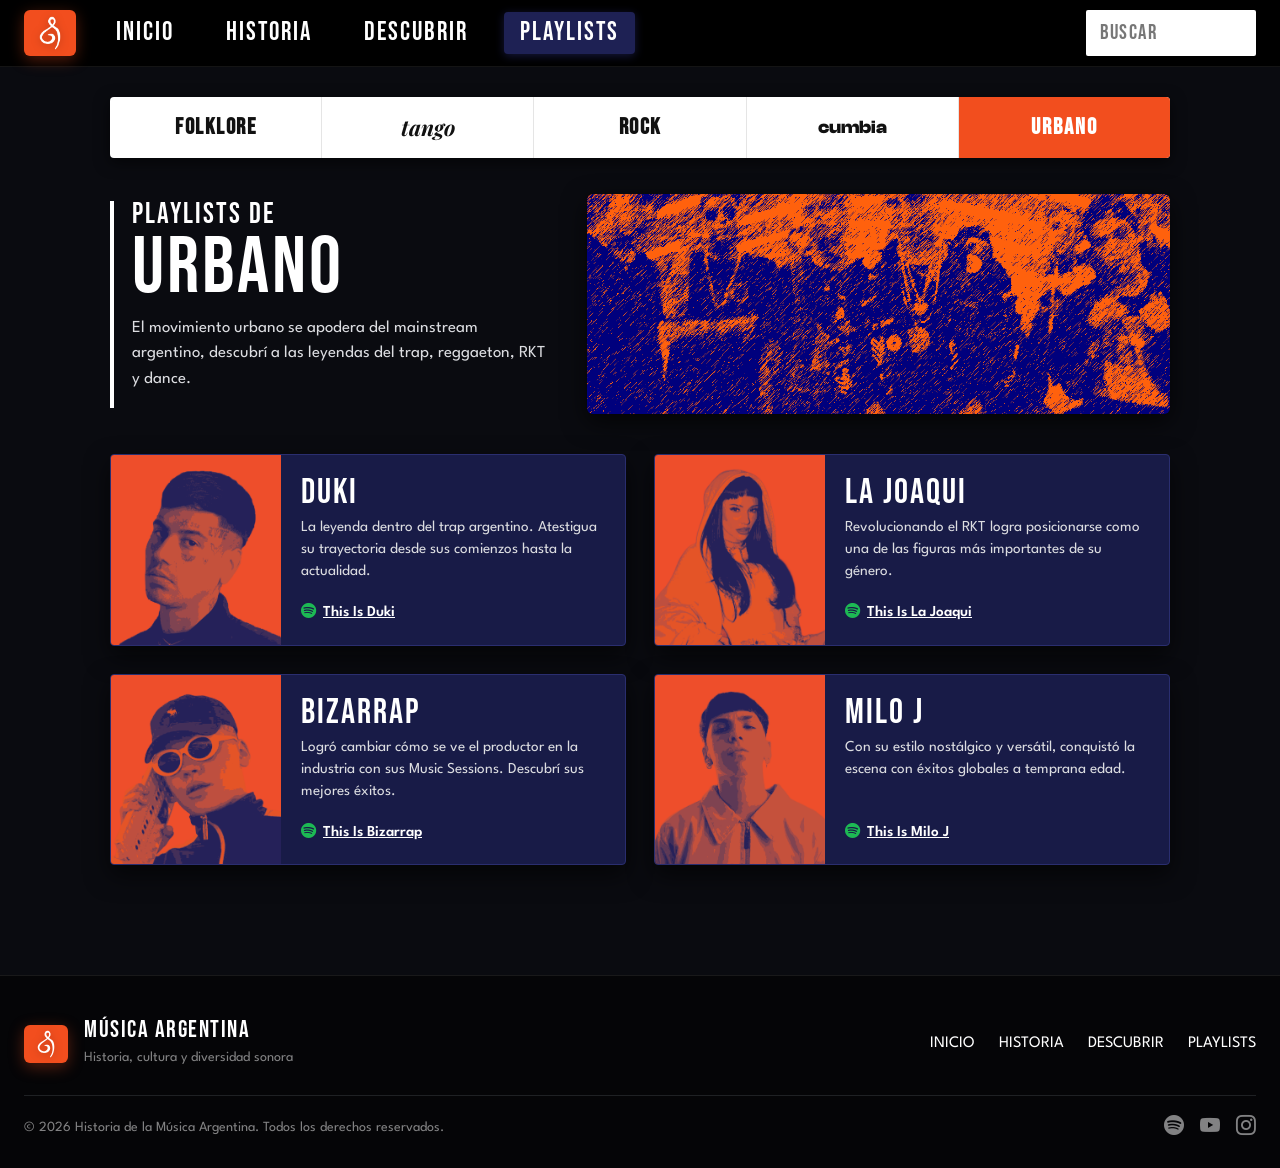
<file: html/pagina3.html>
<!doctype html>
<html lang="es">

<head>
  <meta charset="utf-8">
  <meta name="viewport" content="width=device-width, initial-scale=1">
  <title>Historia de la Música Argentina - Playlists</title>
  <meta name="description"
    content="Playlists y selecciones oficiales de Folklore, Tango, Rock Nacional, Cumbia y Urbano argentino.">

  <!-- Favicon con el logo oficial -->
  <link rel="icon" type="image/png" href="../imgs/logo.png">

  <!-- Precarga de fuentes locales: evita el "parpadeo" de fuentes al cambiar de pestaña -->
  <link rel="preload" href="../css/font/BebasNeue-Regular.ttf" as="font" type="font/ttf" crossorigin>
  <link rel="preload" href="../css/font/ClashDisplay-Bold.otf" as="font" type="font/otf" crossorigin>
  <link rel="preload" href="../css/font/LeagueSpartan-VariableFont_wght.ttf" as="font" type="font/ttf" crossorigin>

  <link href="https://cdn.jsdelivr.net/npm/bootstrap@5.3.8/dist/css/bootstrap.min.css" rel="stylesheet"
    integrity="sha384-sRIl4kxILFvY47J16cr9ZwB07vP4J8+LH7qKQnuqkuIAvNWLzeN8tE5YBujZqJLB" crossorigin="anonymous">
  <link rel="stylesheet" href="https://cdn.jsdelivr.net/npm/bootstrap-icons@1.11.3/font/bootstrap-icons.min.css">
  <link rel="preconnect" href="https://fonts.googleapis.com">
  <link rel="preconnect" href="https://fonts.gstatic.com" crossorigin>
  <link rel="stylesheet"
    href="https://fonts.googleapis.com/css2?family=Playfair+Display:ital,wght@1,700&display=swap">
  <link rel="stylesheet" href="../css/style.css">
</head>

<body>

  <!-- ========================================================================
       BARRA DE NAVEGACIÓN
       ======================================================================== -->
  <header class="site-header">
    <div class="header-container">
      <a href="../index.html" class="logo-box" aria-label="Ir al inicio" title="Historia de la Música Argentina">
        <img src="../imgs/logo_white.png" alt="Logo Música Argentina" class="brand-logo-img">
      </a>

      <nav aria-label="Navegación principal">
        <ul class="main-nav" id="main-nav-list">
          <li><a href="../index.html" class="nav-link-item">INICIO</a></li>
          <li><a href="pagina1.html" class="nav-link-item">HISTORIA</a></li>
          <li><a href="pagina2.html" class="nav-link-item">DESCUBRIR</a></li>
          <li><a href="pagina3.html" class="nav-link-item active" aria-current="page">PLAYLISTS</a></li>
        </ul>
      </nav>

      <div class="header-search-wrap">
        <input type="text" class="header-search-input" placeholder="BUSCAR" aria-label="Buscar playlists">
      </div>
    </div>
  </header>

  <!-- ========================================================================
       CONTENIDO PRINCIPAL: PLAYLISTS (FIEL A LA MAQUETA 3)
       ======================================================================== -->
  <main class="playlists-page-wrapper">

    <!-- BARRA HORIZONTAL DE PESTAÑAS DE GÉNEROS -->
    <nav class="playlists-tabs-bar" aria-label="Pestañas de géneros musicales">
      <button class="playlist-tab-btn genre-badge-rock" data-genre="folklore">
        FOLKLORE
      </button>
      <button class="playlist-tab-btn genre-badge-tango" data-genre="tango">
        tango
      </button>
      <button class="playlist-tab-btn genre-badge-rock" data-genre="rock">
        rock
      </button>
      <button class="playlist-tab-btn genre-badge-cumbia" data-genre="cumbia">
        cumbia
      </button>
      <!-- URBANO ACTIVO CON FONDO NARANJA SEGÚN MAQUETA -->
      <button class="playlist-tab-btn genre-badge-urbano active" data-genre="urbano">
        URBANO
      </button>
    </nav>

    <!-- ENCABEZADO DE LA SECCIÓN DE GÉNERO (URBANO) -->
    <section class="playlist-header-row" id="playlist-header-section">
      <!-- Columna izquierda: Título y bajada con línea blanca -->
      <div class="playlist-header-left">
        <span class="playlist-category-subtitle">PLAYLISTS DE</span>
        <h1 class="playlist-category-title" id="genre-title">URBANO</h1>
        <p class="playlist-category-desc" id="genre-description">
          El movimiento urbano se apodera del mainstream argentino, descubrí a las leyendas del trap, reggaeton, RKT y
          dance.
        </p>
      </div>

      <!-- Columna derecha: Banner de concierto duotono con logo "PL" -->
      <div class="playlist-header-banner">
        <img src="../imgs/tumbando el club playlist.png" alt="Banner de Playlists" id="genre-banner-img">
      </div>
    </section>

    <!-- GRID 2x2 DE TARJETAS DE ARTISTAS (FIEL A LA MAQUETA 3) -->
    <section class="playlist-cards-grid" id="playlist-grid">

      <!-- TARJETA 1: DUKI -->
      <article class="playlist-artist-card">
        <div class="playlist-card-portrait">
          <img src="../imgs/DukiPlaylist.png" alt="Retrato duotono de Duki">
        </div>
        <div class="playlist-card-content">
          <h2 class="playlist-card-name">DUKI</h2>
          <p class="playlist-card-bio">
            La leyenda dentro del trap argentino. Atestigua su trayectoria desde sus comienzos hasta la actualidad.
          </p>
          <a href="https://open.spotify.com/playlist/37i9dQZF1DXe1ikyKZnRtc" class="playlist-card-link" target="_blank" rel="noopener noreferrer">
            <i class="bi bi-spotify" style="color: #1DB954;"></i> This Is Duki
          </a>
        </div>
      </article>

      <!-- TARJETA 2: LA JOAQUI -->
      <article class="playlist-artist-card">
        <div class="playlist-card-portrait">
          <img src="../imgs/LaJoaqui.png" alt="Retrato duotono de La Joaqui">
        </div>
        <div class="playlist-card-content">
          <h2 class="playlist-card-name">LA JOAQUI</h2>
          <p class="playlist-card-bio">
            Revolucionando el RKT logra posicionarse como una de las figuras más importantes de su género.
          </p>
          <a href="https://open.spotify.com/search/This%20Is%20La%20Joaqui/playlists" class="playlist-card-link" target="_blank" rel="noopener noreferrer">
            <i class="bi bi-spotify" style="color: #1DB954;"></i> This Is La Joaqui
          </a>
        </div>
      </article>

      <!-- TARJETA 3: BIZARRAP -->
      <article class="playlist-artist-card">
        <div class="playlist-card-portrait">
          <img src="../imgs/Bizarrap.png" alt="Retrato duotono de Bizarrap">
        </div>
        <div class="playlist-card-content">
          <h2 class="playlist-card-name">BIZARRAP</h2>
          <p class="playlist-card-bio">
            Logró cambiar cómo se ve el productor en la industria con sus Music Sessions. Descubrí sus mejores éxitos.
          </p>
          <a href="https://open.spotify.com/playlist/37i9dQZF1DZ06evO49kXpe" class="playlist-card-link" target="_blank" rel="noopener noreferrer">
            <i class="bi bi-spotify" style="color: #1DB954;"></i> This Is Bizarrap
          </a>
        </div>
      </article>

      <!-- TARJETA 4: MILO J -->
      <article class="playlist-artist-card">
        <div class="playlist-card-portrait">
          <img src="../imgs/MiloJ.png" alt="Retrato duotono de Milo J">
        </div>
        <div class="playlist-card-content">
          <h2 class="playlist-card-name">MILO J</h2>
          <p class="playlist-card-bio">
            Con su estilo nostálgico y versátil, conquistó la escena con éxitos globales a temprana edad.
          </p>
          <a href="https://open.spotify.com/playlist/37i9dQZF1DZ06evO0CFC9z" class="playlist-card-link" target="_blank" rel="noopener noreferrer">
            <i class="bi bi-spotify" style="color: #1DB954;"></i> This Is Milo J
          </a>
        </div>
      </article>

    </section>

  </main>

  <!-- ========================================================================
       BARRA FIJA DE GÉNEROS MOBILE (arriba de la botonera inferior)
       ======================================================================== -->
  <nav class="mobile-playlists-genre-bar" aria-label="Pestañas de géneros de playlist">
    <button class="mob-genre-btn genre-badge-folklore" data-genre="folklore">Folklore</button>
    <button class="mob-genre-btn genre-badge-tango" data-genre="tango">Tango</button>
    <button class="mob-genre-btn genre-badge-rock" data-genre="rock">Rock</button>
    <button class="mob-genre-btn genre-badge-cumbia" data-genre="cumbia">Cumbia</button>
    <button class="mob-genre-btn genre-badge-urbano active" data-genre="urbano">Urbano</button>
  </nav>

  <!-- ========================================================================
       BOTTOM NAV BAR FIJA (solo mobile)
       ======================================================================== -->
  <nav class="mobile-bottom-nav" aria-label="Navegación móvil">
    <a href="../index.html" id="mob-inicio" aria-label="Inicio">
      <i class="bi bi-house-fill"></i>
      <span>Inicio</span>
    </a>
    <a href="pagina1.html" id="mob-historia" aria-label="Historia">
      <i class="bi bi-book"></i>
      <span>Historia</span>
    </a>
    <a href="pagina2.html" id="mob-descubrir" aria-label="Descubrir">
      <i class="bi bi-compass"></i>
      <span>Descubrir</span>
    </a>
    <a href="pagina3.html" class="active" id="mob-playlists" aria-label="Playlists">
      <i class="bi bi-collection-play"></i>
      <span>Playlists</span>
    </a>
    <button type="button" class="mob-search-btn" id="mob-search" aria-label="Buscar artistas">
      <i class="bi bi-search"></i>
      <span>Buscar</span>
    </button>
  </nav>

  <footer class="site-footer">
    <div class="container-custom">
      <div
        class="d-flex flex-wrap justify-content-between align-items-center pb-4 border-bottom border-secondary border-opacity-25 gap-3">
        <div class="d-flex align-items-center gap-3">
          <div class="logo-box" style="width: 44px; height: 38px; padding: 5px;">
            <img src="../imgs/logo_white.png" alt="Logo Música Argentina" class="brand-logo-img"
              style="max-height: 28px;">
          </div>
          <div>
            <h4 class="m-0 text-white" style="font-size: 1.5rem;">MÚSICA ARGENTINA</h4>
            <small class="text-white-50">Historia, cultura y diversidad sonora</small>
          </div>
        </div>

        <ul class="d-flex gap-4 list-unstyled m-0 p-0">
          <li><a href="../index.html" class="text-white">INICIO</a></li>
          <li><a href="pagina1.html" class="text-white">HISTORIA</a></li>
          <li><a href="pagina2.html" class="text-white">DESCUBRIR</a></li>
          <li><a href="pagina3.html" class="text-white">PLAYLISTS</a></li>
        </ul>
      </div>

      <div class="d-flex flex-wrap justify-content-between align-items-center pt-3 text-white-50 small">
        <div>&copy; 2026 Historia de la Música Argentina. Todos los derechos reservados.</div>
        <div class="d-flex gap-3 fs-5">
          <a href="#" class="text-white-50"><i class="bi bi-spotify"></i></a>
          <a href="#" class="text-white-50"><i class="bi bi-youtube"></i></a>
          <a href="#" class="text-white-50"><i class="bi bi-instagram"></i></a>
        </div>
      </div>
    </div>
  </footer>

  <!-- Modal reproductor interactivo -->
  <div class="modal fade" id="playlistModal" tabindex="-1" aria-hidden="true">
    <div class="modal-dialog modal-dialog-centered">
      <div class="modal-content"
        style="background-color: var(--color-azul-card); color: #fff; border: 1px solid var(--color-naranja);">
        <div class="modal-header border-bottom border-secondary">
          <h5 class="modal-title font-monospace d-flex align-items-center gap-2" id="modalArtistTitle">
            <img src="../imgs/logo.png" alt="" style="height: 22px; width: auto;">
            <span>Playlist</span>
          </h5>
          <button type="button" class="btn-close btn-close-white" data-bs-dismiss="modal" aria-label="Cerrar"></button>
        </div>
        <div class="modal-body">
          <p class="small text-white-50">Temas destacados:</p>
          <p class="fw-bold fs-5 text-warning" id="modalTracksList"></p>
          <div class="d-flex align-items-center gap-2 mt-4 text-white-50 small">
            <i class="bi bi-music-player"></i> Reproducción simulada lista para escuchar.
          </div>
        </div>
        <div class="modal-footer border-top border-secondary">
          <button type="button" class="btn btn-warning text-dark fw-bold" data-bs-dismiss="modal">Cerrar</button>
        </div>
      </div>
    </div>
  </div>

  <script src="https://cdn.jsdelivr.net/npm/bootstrap@5.3.8/dist/js/bootstrap.bundle.min.js"
    integrity="sha384-FKyoEForCGlyvwx9Hj09JcYn3nv7wiPVlz7YYwJrWVcXK/BmnVDxM+D2scQbITxI"
    crossorigin="anonymous"></script>

  <script>
    document.addEventListener('DOMContentLoaded', () => {
      // Base de datos de géneros para las pestañas
      const genreData = {
        urbano: {
          title: "URBANO",
          desc: "El movimiento urbano se apodera del mainstream argentino, descubrí a las leyendas del trap, reggaeton, RKT y dance.",
          banner: "../imgs/TrapBanner.png",
          artists: [
            { name: "DUKI", bio: "La leyenda dentro del trap argentino. Atestigua su trayectoria desde sus comienzos hasta la actualidad.", img: "../imgs/DukiPlaylist.png", tracks: "Goteo, She Don't Give a FO, Givenchy", thisIs: "This Is Duki", playlist: "https://open.spotify.com/playlist/37i9dQZF1DXe1ikyKZnRtc" },
            { name: "LA JOAQUI", bio: "Revolucionando el RKT logra posicionarse como una de las figuras más importantes de su género.", img: "../imgs/LaJoaqui.png", tracks: "Butakera, Dos Besitos, Muñecas", thisIs: "This Is La Joaqui", playlist: "https://open.spotify.com/search/This%20Is%20La%20Joaqui/playlists" },
            { name: "BIZARRAP", bio: "Logró cambiar cómo se ve el productor en la industria con sus Music Sessions. Descubrí sus mejores éxitos.", img: "../imgs/Bizarrap.png", tracks: "BZRP Music Sessions #52, #53, #36", thisIs: "This Is Bizarrap", playlist: "https://open.spotify.com/playlist/37i9dQZF1DZ06evO49kXpe" },
            { name: "MILO J", bio: "Con su estilo nostálgico y versátil, conquistó la escena con éxitos globales a temprana edad.", img: "../imgs/MiloJ.png", tracks: "Rara Vez, 111, Fruto, Alumbre", thisIs: "This Is Milo J", playlist: "https://open.spotify.com/playlist/37i9dQZF1DZ06evO0CFC9z" }
          ]
        },
        folklore: {
          title: "FOLKLORE",
          desc: "Zambas, chacareras y chamamés que celebran la tierra, los caminos y la identidad popular.",
          banner: "../imgs/FolkloreBanner.png",
          artists: [
            { name: "MERCEDES SOSA", bio: "La voz de América Latina. Símbolo del cancionero popular y la emoción colectiva.", img: "../imgs/MercedesSosa.png", tracks: "Gracias a la vida, Alfonsina y el mar, Solo le pido a Dios", thisIs: "This Is Mercedes Sosa", playlist: "https://open.spotify.com/playlist/37i9dQZF1DZ06evO01e1s9" },
            { name: "ATAHUALPA YUPANQUI", bio: "El patriarca de la guitarra y la poesía criolla de los caminos y montes.", img: "../imgs/AtahualpaYupanqui.png", tracks: "Los ejes de mi carreta, El arriero, Luna tucumana", thisIs: "This Is Atahualpa Yupanqui", playlist: "https://open.spotify.com/search/This%20Is%20Atahualpa%20Yupanqui/playlists" },
            { name: "LOS CHALCHALEROS", bio: "El cuarteto salteño que marcó la época de oro del folklore tradicional.", img: "../imgs/LosChalchaleros.png", tracks: "Zamba de mi esperanza, La lópez pereyra", thisIs: "This Is Los Chalchaleros", playlist: "https://open.spotify.com/search/This%20Is%20Los%20Chalchaleros/playlists" },
            { name: "HORACIO GUARANY", bio: "Fuerza telúrica, coplas de vino y festivales multitudinarios de Cosquín.", img: "../imgs/HoracioGuarany.png", tracks: "Si se calla el cantor, Caballo que no galopa", thisIs: "This Is Horacio Guarany", playlist: "https://open.spotify.com/search/This%20Is%20Horacio%20Guarany/playlists" }
          ]
        },
        tango: {
          title: "TANGO",
          desc: "Pasión arrabalera, bandoneón y poesía nocturna nacida a orillas del Río de la Plata.",
          banner: "../imgs/TangoBanner.png",
          artists: [
            { name: "CARLOS GARDEL", bio: "El Zorzal Criollo. La voz inmortal que llevó el tango a las pantallas del mundo.", img: "../imgs/Gardel.png", tracks: "Mi noche triste, Por una cabeza, Volver, El día que me quieras", thisIs: "This Is Carlos Gardel", playlist: "https://open.spotify.com/search/This%20Is%20Carlos%20Gardel/playlists" },
            { name: "ÁSTOR PIAZZOLLA", bio: "Revolucionario que fusionó el tango con el jazz y la música clásica contemporánea.", img: "../imgs/Piazzolla.png", tracks: "Adiós Nonino, Libertango, Balada para un loco", thisIs: "This Is Ástor Piazzolla", playlist: "https://open.spotify.com/search/This%20Is%20Astor%20Piazzolla/playlists" },
            { name: "ANÍBAL TROILO", bio: "El 'Bandoneón Mayor de Buenos Aires', director de orquesta y alma de la noche porteña.", img: "../imgs/Troilo.png", tracks: "Sur, Barrio de tango, Responso", thisIs: "This Is Aníbal Troilo", playlist: "https://open.spotify.com/search/This%20Is%20Anibal%20Troilo/playlists" },
            { name: "ROBERTO GOYENECHE", bio: "El Polaco. Maestro del fraseo y el decir íntimo del tango moderno.", img: "../imgs/RobertoGoyeneche.png", tracks: "Cafetín de Buenos Aires, Balada para un loco", thisIs: "This Is Roberto Goyeneche", playlist: "https://open.spotify.com/search/This%20Is%20Roberto%20Goyeneche/playlists" }
          ]
        },
        rock: {
          title: "ROCK NACIONAL",
          desc: "La resistencia, la lírica contestataria y las melodías que forjaron la identidad de generaciones.",
          banner: "../imgs/rendondos.png",
          artists: [
            { name: "CHARLY GARCÍA", bio: "Genio y figura del rock en español. De Sui Generis y Serú Girán a su etapa solista cumbre.", img: "../imgs/CharlyGarcia.png", tracks: "Demoliendo hoteles, Rezo por vos, Yendo de la cama al living", thisIs: "This Is Charly García", playlist: "https://open.spotify.com/search/This%20Is%20Charly%20Garcia/playlists" },
            { name: "LUIS A. SPINETTA", bio: "El poeta fundamental. Líder de Almendra, Pescado Rabioso e Invisible.", img: "../imgs/Spinetta.png", tracks: "Muchacha ojos de papel, Cantata de puentes amarillos, Bajan", thisIs: "This Is Luis Alberto Spinetta", playlist: "https://open.spotify.com/search/This%20Is%20Luis%20Alberto%20Spinetta/playlists" },
            { name: "Indio Solari", bio: "Mística ricotera y autogestión independiente con el pogo más grande del mundo.", img: "../imgs/IndioSolari.png", tracks: "Ji ji ji, Todo un palo, Juguetes perdidos, La bestia pop", thisIs: "This Is Indio Solari", playlist: "https://open.spotify.com/search/This%20Is%20Indio%20Solari/playlists" },
            { name: "SODA STEREO", bio: "El trío liderado por Gustavo Cerati que conquistó y transformó el rock de América Latina.", img: "../imgs/SodaStereo.png", tracks: "De música ligera, En la ciudad de la furia, Persiana americana", thisIs: "This Is Soda Stereo", playlist: "https://open.spotify.com/search/This%20Is%20Soda%20Stereo/playlists" }
          ]
        },
        cumbia: {
          title: "CUMBIA",
          desc: "El pulso bailable de las fiestas, los barrios populares y las pistas de todo el país.",
          banner: "../imgs/los palmeras playlist.png",
          height: "300px",
          width: "800px",
          artists: [
            { name: "DAMAS GRATIS", bio: "Pablo Lescano y el nacimiento de la cumbia villera como fenómeno cultural masivo.", img: "../imgs/DamasGratis.png", tracks: "Se te ve la tanga, Los dueños del pabellón, Laura", thisIs: "This Is Damas Gratis", playlist: "https://open.spotify.com/search/This%20Is%20Damas%20Gratis/playlists" },
            { name: "LOS PALMERAS", bio: "La leyenda viva de la cumbia santafesina con acordeón inconfundible.", img: "../imgs/LosPalmeras.png", tracks: "El bombón asesino, Olvídala, Soy sabalero", thisIs: "This Is Los Palmeras", playlist: "https://open.spotify.com/search/This%20Is%20Los%20Palmeras/playlists" },
            { name: "GILDA", bio: "Santa popular de la cumbia tropical. Su voz y alegría continúan vivas en la memoria.", img: "../imgs/Gilda.png", tracks: "No me arrepiento de este amor, Fuiste, Paisaje", thisIs: "This Is Gilda", playlist: "https://open.spotify.com/search/This%20Is%20Gilda/playlists" },
            { name: "L-GANTE", bio: "Creador de la Cumbia 420, fusionando cumbia villera, RKT y trap.", img: "../imgs/Lgante.png", tracks: "L-Gante RKT, Malianteo 420, Bar", thisIs: "This Is L-Gante", playlist: "https://open.spotify.com/search/This%20Is%20L-Gante/playlists" }
          ]
        }
      };

      const genreTitle = document.getElementById('genre-title');
      const genreDesc = document.getElementById('genre-description');
      const grid = document.getElementById('playlist-grid');
      let currentGenre = 'urbano';

      function selectGenre(genreKey) {
        const data = genreData[genreKey];
        if (!data) return;
        currentGenre = genreKey;

        // Sincronizar estado activo en todos los botones (desktop + mobile)
        document.querySelectorAll('.playlist-tab-btn, .mob-genre-btn').forEach(btn => {
          btn.classList.toggle('active', btn.getAttribute('data-genre') === genreKey);
        });

        // Actualizar textos de encabezado
        if (genreTitle) genreTitle.textContent = data.title;
        if (genreDesc) genreDesc.textContent = data.desc;

        // Actualizar banner según el género
        const bannerImg = document.getElementById('genre-banner-img');
        if (bannerImg && data.banner) {
          bannerImg.src = data.banner;
          bannerImg.alt = `Banner de ${data.title}`;
        }

        // Renderizar nuevas cards para desktop
        if (grid) {
          grid.innerHTML = data.artists.map(art => `
            <article class="playlist-artist-card">
              <div class="playlist-card-portrait">
                <img src="${art.img}" alt="Retrato de ${art.name}">
              </div>
              <div class="playlist-card-content">
                <h2 class="playlist-card-name">${art.name}</h2>
                <p class="playlist-card-bio">${art.bio}</p>
                <a href="${art.playlist || `https://open.spotify.com/search/${encodeURIComponent(art.thisIs || `This Is ${art.name}`)}/playlists`}" class="playlist-card-link" target="_blank" rel="noopener noreferrer">
                  <i class="bi bi-spotify" style="color: #1DB954;"></i> ${art.thisIs || ('This Is ' + art.name)}
                </a>
              </div>
            </article>
          `).join('');
        }

        // Construir o actualizar carrusel móvil
        buildMobileCarousel(data.artists);
      }

      // Event listeners para tabs desktop y barra móvil
      document.querySelectorAll('.playlist-tab-btn, .mob-genre-btn').forEach(btn => {
        btn.addEventListener('click', () => {
          const genreKey = btn.getAttribute('data-genre');
          selectGenre(genreKey);
        });
      });

      /* ── Carrusel mobile para tarjetas de artistas ── */
      let mobileCarouselIndex = 0; // se conserva entre reconstrucciones del resize
      function buildMobileCarousel(artists, keepIndex = false) {
        const oldWrap = document.getElementById('playlist-carousel-mob');
        if (oldWrap) oldWrap.remove();

        if (window.innerWidth > 768) return;
        if (!artists || !artists.length || !grid) return;

        const wrap = document.createElement('div');
        wrap.className = 'mob-carousel-wrap';
        wrap.id = 'playlist-carousel-mob';
        wrap.style.padding = '0 10px';

        const ctrack = document.createElement('div');
        ctrack.className = 'mob-carousel-track';

        artists.forEach(art => {
          const slide = document.createElement('div');
          slide.className = 'mob-carousel-slide';
          slide.innerHTML = `
            <article class="playlist-artist-card">
              <div class="playlist-card-portrait">
                <img src="${art.img}" alt="Retrato de ${art.name}">
              </div>
              <div class="playlist-card-content">
                <h2 class="playlist-card-name">${art.name}</h2>
                <p class="playlist-card-bio">${art.bio}</p>
                <a href="${art.playlist || `https://open.spotify.com/search/${encodeURIComponent(art.thisIs || `This Is ${art.name}`)}/playlists`}" class="playlist-card-link" target="_blank" rel="noopener noreferrer">
                  <i class="bi bi-spotify" style="color: #1DB954;"></i> ${art.thisIs || ('This Is ' + art.name)}
                </a>
              </div>
            </article>
          `;
          ctrack.appendChild(slide);
        });
        wrap.appendChild(ctrack);

        const controls = document.createElement('div');
        controls.className = 'mob-carousel-controls';
        controls.innerHTML = `
          <button class="mob-carousel-arrow" id="plc-prev" aria-label="Artista anterior">&#10094;</button>
          <span class="mob-carousel-counter" id="plc-counter">1 / ${artists.length}</span>
          <button class="mob-carousel-arrow" id="plc-next" aria-label="Artista siguiente">&#10095;</button>
        `;
        wrap.appendChild(controls);

        const dotsBar = document.createElement('div');
        dotsBar.className = 'mob-carousel-dots';
        artists.forEach((_, i) => {
          const d = document.createElement('button');
          d.className = 'mob-carousel-dot' + (i === 0 ? ' active' : '');
          d.setAttribute('aria-label', `Ir al artista ${i + 1}`);
          dotsBar.appendChild(d);
        });
        wrap.appendChild(dotsBar);

        // Insertar después del grid oculto
        grid.parentNode.insertBefore(wrap, grid.nextSibling);

        let pIdx = keepIndex ? mobileCarouselIndex : 0;
        const pDots = wrap.querySelectorAll('.mob-carousel-dot');

        function pGo(idx) {
          pIdx = (idx + artists.length) % artists.length;
          mobileCarouselIndex = pIdx;
          ctrack.style.transform = `translateX(-${pIdx * 100}%)`;
          const counterEl = wrap.querySelector('#plc-counter');
          if (counterEl) counterEl.textContent = `${pIdx + 1} / ${artists.length}`;
          pDots.forEach((d, i) => d.classList.toggle('active', i === pIdx));
        }

        wrap.querySelector('#plc-prev').addEventListener('click', () => pGo(pIdx - 1));
        wrap.querySelector('#plc-next').addEventListener('click', () => pGo(pIdx + 1));
        pDots.forEach((d, i) => d.addEventListener('click', () => pGo(i)));
        if (pIdx > 0) pGo(pIdx);

        // Soporte táctil de deslizamiento (swipe)
        let touchStartX = 0;
        wrap.addEventListener('touchstart', e => {
          touchStartX = e.changedTouches[0].clientX;
        }, { passive: true });

        wrap.addEventListener('touchend', e => {
          const diffX = e.changedTouches[0].clientX - touchStartX;
          if (Math.abs(diffX) > 40) {
            if (diffX < 0) pGo(pIdx + 1);
            else pGo(pIdx - 1);
          }
        }, { passive: true });
      }

      // Inicializar carrusel en carga
      buildMobileCarousel(genreData[currentGenre].artists);

      // Reconstruir carrusel al redimensionar ventana: con debounce,
      // solo al cruzar el breakpoint 768px y conservando la posición actual
      // (el resize que dispara la barra de direcciones del móvil no debe resetear)
      let plcLastIsMobile = window.innerWidth <= 768;
      let plcTimer;
      window.addEventListener('resize', () => {
        clearTimeout(plcTimer);
        plcTimer = setTimeout(() => {
          const isMobile = window.innerWidth <= 768;
          if (isMobile === plcLastIsMobile) return;
          plcLastIsMobile = isMobile;
          buildMobileCarousel(genreData[currentGenre].artists, true);
        }, 150);
      });
    });

    function openPlayerModal(artist, tracks) {
      document.getElementById('modalArtistTitle').textContent = `Playlist de ${artist}`;
      document.getElementById('modalTracksList').textContent = tracks;
      const modal = new bootstrap.Modal(document.getElementById('playlistModal'));
      modal.show();
    }
  </script>

  <!-- Buscador real (Spotify / Apple Music / Wikipedia) -->
  <script src="../js/music-api.js"></script>
  <script src="../js/search.js"></script>
</body>

</html>
</file>
<file: css/style.css>
/* ==========================================================================
   ESTILOS GENERALES Y FUENTES - HISTORIA DE LA MÚSICA ARGENTINA
   ========================================================================== */

/* Playfair Display se carga desde el <link> en el <head> de cada página
   (mejor que @import, que bloquea el render del CSS). */

/* Fuentes locales */
@font-face {
  font-family: 'Bebas Neue';
  src: url('font/BebasNeue-Regular.ttf') format('truetype');
  font-weight: normal;
  font-style: normal;
  font-display: swap;
}

@font-face {
  font-family: 'Clash Display';
  src: url('font/ClashDisplay-Bold.otf') format('opentype');
  font-weight: 700;
  font-style: normal;
  font-display: swap;
}

@font-face {
  font-family: 'League Spartan';
  src: url('font/LeagueSpartan-VariableFont_wght.ttf') format('truetype');
  font-weight: 100 900;
  font-style: normal;
  font-display: swap;
}

/* Variables del sistema de diseño */
:root {
  --color-negro: #08080a;
  --color-negro-fondo: #0a0b10;
  --color-negro-card: #10121a;
  --color-negro-suave: #161822;
  --color-naranja: #f24e1e;
  --color-naranja-vibrante: #ff5522;
  --color-naranja-hover: #ff6838;
  --color-azul-hero: #191b4b;
  --color-azul-nav: #1e2154;
  --color-azul-card: #181b47;
  --color-azul-borde: #2a2e6f;
  --color-blanco: #ffffff;
  --color-gris-claro: #dcdde1;
  --color-gris-medio: #8e93a6;
  
  --font-titulos: 'Bebas Neue', sans-serif;
  --font-acento: 'Clash Display', sans-serif;
  --font-cuerpo: 'League Spartan', sans-serif;
  --font-tango: 'Playfair Display', Georgia, serif;
}

/* Reset y base */
* {
  box-sizing: border-box;
  margin: 0;
  padding: 0;
}

body {
  background-color: var(--color-negro-fondo);
  color: var(--color-blanco);
  font-family: var(--font-cuerpo);
  font-size: 16px;
  line-height: 1.6;
  overflow-x: hidden;
  min-height: 100vh;
}

h1, h2, h3, h4, h5, h6 {
  font-family: var(--font-titulos);
  text-transform: uppercase;
  letter-spacing: 1.5px;
  margin-bottom: 0.5rem;
  font-weight: 400;
}

p, span, a, li, input, button {
  font-family: var(--font-cuerpo);
}

a {
  text-decoration: none;
  color: inherit;
  transition: all 0.25s ease;
}

/* ==========================================================================
   BARRA DE NAVEGACIÓN (NAVBAR CON BUSCADOR)
   ========================================================================== */
.site-header {
  background-color: #000000;
  border-bottom: 1px solid rgba(255, 255, 255, 0.08);
  position: sticky;
  top: 0;
  z-index: 1000;
}

.header-container {
  display: flex;
  align-items: center;
  justify-content: flex-start;
  padding: 10px 24px;
  max-width: 1300px;
  margin: 0 auto;
  gap: 24px;
}

/* Logo Cuadrado Naranja */
.logo-box {
  background-color: var(--color-naranja);
  width: 52px;
  height: 46px;
  border-radius: 6px;
  display: flex;
  align-items: center;
  justify-content: center;
  padding: 6px;
  font-family: var(--font-acento);
  font-size: 1.35rem;
  font-weight: 700;
  color: var(--color-blanco);
  text-decoration: none;
  box-shadow: 0 4px 15px rgba(242, 78, 30, 0.35);
  transition: transform 0.25s ease, background-color 0.25s ease, box-shadow 0.25s ease;
  flex-shrink: 0;
}

.logo-box:hover {
  transform: scale(1.06);
  background-color: var(--color-naranja-hover);
  color: var(--color-blanco);
  box-shadow: 0 6px 20px rgba(242, 78, 30, 0.6);
}

.brand-logo-img {
  max-height: 34px;
  max-width: 100%;
  width: auto;
  height: auto;
  object-fit: contain;
  display: block;
  filter: drop-shadow(0 2px 4px rgba(0, 0, 0, 0.25));
}

/* Enlaces del Nav */
.main-nav {
  display: flex;
  align-items: center;
  gap: 20px;
  list-style: none;
  margin: 0;
  padding: 0;
}

.main-nav .nav-link-item {
  font-family: var(--font-titulos);
  font-size: 1.65rem;
  letter-spacing: 2px;
  color: var(--color-blanco);
  padding: 6px 16px;
  border-radius: 4px;
  text-decoration: none;
  display: inline-block;
  line-height: 1.1;
  transition: all 0.2s ease;
}

.main-nav .nav-link-item:hover {
  color: var(--color-naranja);
  transform: translateY(-1px);
}

/* Item Activo (Fondo Azul según la maqueta) */
.main-nav .nav-link-item.active {
  background-color: var(--color-azul-nav);
  color: var(--color-blanco);
  box-shadow: 0 2px 10px rgba(30, 33, 84, 0.7);
}

.main-nav .nav-link-item.active:hover {
  background-color: #262a69;
  color: var(--color-blanco);
}

/* Caja de Búsqueda (BUSCAR) en Header */
.header-search-wrap {
  margin-left: auto;
  display: flex;
  align-items: center;
}

.header-search-input {
  background-color: #ffffff;
  color: #111111;
  border: none;
  border-radius: 2px;
  padding: 6px 14px;
  width: 170px;
  font-family: var(--font-titulos);
  font-size: 1.3rem;
  letter-spacing: 1.5px;
  text-transform: uppercase;
  outline: none;
  transition: width 0.25s ease, box-shadow 0.25s ease;
}

.header-search-input::placeholder {
  color: #777777;
  font-family: var(--font-titulos);
  letter-spacing: 1.5px;
}

.header-search-input:focus {
  width: 220px;
  box-shadow: 0 0 10px rgba(242, 78, 30, 0.6);
}

/* ==========================================================================
   PESTAÑAS DE GÉNEROS (ESTILOS TIPOGRÁFICOS PERSONALIZADOS)
   ========================================================================== */
.genre-badge-folklore {
  font-family: var(--font-cuerpo);
  font-weight: 700;
  font-size: 1.15rem;
}

.genre-badge-tango {
  font-family: var(--font-tango);
  font-style: italic;
  font-weight: 700;
  font-size: 1.35rem;
  text-transform: none !important;
}

.genre-badge-rock {
  font-family: var(--font-titulos);
  font-weight: 700;
  font-size: 1.45rem;
  letter-spacing: 1.5px;
}

.genre-badge-cumbia {
  font-family: var(--font-acento);
  font-weight: 700;
  font-size: 1.15rem;
}

.genre-badge-urbano {
  font-family: var(--font-titulos);
  font-weight: 700;
  font-size: 1.45rem;
  letter-spacing: 2px;
}

/* ==========================================================================
   PÁGINA 1: HISTORIA DE LA MÚSICA ARGENTINA (MAQUETA 2)
   ========================================================================== */
.history-page-wrapper {
  max-width: 1100px;
  margin: 0 auto;
  padding: 30px 20px 60px;
}

.history-page-title {
  text-align: center;
  font-size: clamp(1.75rem, 5.2vw, 3.4rem);
  letter-spacing: 3px;
  margin-bottom: 36px;
  color: var(--color-blanco);
}

.history-content-layout {
  display: grid;
  grid-template-columns: 210px 2px 1fr;
  gap: 32px;
  align-items: stretch;
}

/* Barra lateral de géneros (Fondo blanco, botón activo naranja) */
.genre-sidebar-box {
  background-color: #ffffff;
  border-radius: 12px;
  padding: 6px;
  display: flex;
  flex-direction: column;
  gap: 4px;
  box-shadow: 0 10px 25px rgba(0, 0, 0, 0.7);
  align-self: flex-start;
  position: sticky;
  top: 90px;
}

.genre-sidebar-item {
  display: block;
  width: 100%;
  text-align: center;
  padding: 10px 14px;
  border-radius: 8px;
  background-color: transparent;
  color: #141635;
  text-decoration: none;
  cursor: pointer;
  border: none;
  transition: all 0.2s ease;
}

.genre-sidebar-item:hover {
  background-color: #f1f2f6;
  color: var(--color-naranja);
}

.genre-sidebar-item.active {
  background-color: var(--color-naranja);
  color: var(--color-blanco) !important;
  box-shadow: 0 4px 12px rgba(242, 78, 30, 0.4);
}

/* Línea divisoria vertical */
.history-vertical-line {
  background-color: #ffffff;
  opacity: 0.85;
  width: 2px;
  height: 100%;
  border-radius: 1px;
}

/* Columna de contenidos cronológicos de géneros */
.history-timeline-column {
  display: flex;
  flex-direction: column;
  gap: 40px;
}

.history-genre-row {
  display: grid;
  grid-template-columns: 1fr 230px;
  gap: 28px;
  align-items: center;
  scroll-margin-top: 100px;
}

.history-genre-row.reverse {
  grid-template-columns: 230px 1fr;
  scroll-margin-top: 100px;
}

.history-genre-title {
  font-family: var(--font-titulos);
  font-size: clamp(1.4rem, 3.6vw, 2.2rem);
  letter-spacing: 2px;
  color: var(--color-naranja);
  margin-bottom: 12px;
  line-height: 1;
}

.history-text-block {
  font-size: 1.05rem;
  line-height: 1.65;
  color: var(--color-gris-claro);
}

.history-image-card {
  width: 100%;
  aspect-ratio: 4/5;
  border-radius: 4px;
  overflow: hidden;
  box-shadow: 0 10px 25px rgba(0, 0, 0, 0.7);
}

.history-image-card img {
  width: 100%;
  height: 100%;
  object-fit: cover;
  display: block;
}

/* ==========================================================================
   PÁGINA 2: DESCUBRIR (MAQUETA 1 - CARRUSEL DE ARTISTAS URBANOS)
   ========================================================================== */
.discover-page-wrapper {
  max-width: 1300px;
  margin: 0 auto;
  padding: 30px 20px 60px;
}

.discover-slider-container {
  position: relative;
  background-color: #000000;
  padding: 30px 10px;
  overflow: hidden;
}

.discover-carousel-stage {
  display: flex;
  align-items: center;
  justify-content: center;
  gap: 16px;
  position: relative;
  min-height: 460px;
}

/* Tarjeta del artista */
.artist-slider-card {
  position: relative;
  border-radius: 6px;
  overflow: hidden;
  transition: all 0.35s ease;
  display: flex;
  flex-direction: column;
  justify-content: flex-end;
  background-size: cover;
  background-position: center;
}

/* Tarjeta secundaria lateral */
.artist-slider-card.side {
  width: 28%;
  height: clamp(260px, 29vw, 380px);
  opacity: 0.65;
  filter: brightness(0.85);
  cursor: pointer;
}

.artist-slider-card.side:hover {
  opacity: 0.9;
  filter: brightness(1);
}

/* Tarjeta principal central destacada (MHTRESUNO) */
.artist-slider-card.center-featured {
  width: 44%;
  height: clamp(300px, 34vw, 450px);
  box-shadow: 0 15px 40px rgba(0, 0, 0, 0.9), 0 0 30px rgba(242, 78, 30, 0.3);
  z-index: 5;
  transform: scale(1.02);
}

.artist-card-overlay {
  position: absolute;
  inset: 0;
  background: linear-gradient(180deg, rgba(200, 50, 15, 0.45) 0%, rgba(20, 22, 60, 0.85) 75%, rgba(10, 11, 25, 0.95) 100%);
  pointer-events: none;
}

.artist-card-info {
  position: relative;
  z-index: 2;
  padding: 24px;
  text-align: center;
}

.artist-name-title {
  font-family: var(--font-acento);
  font-size: clamp(1.7rem, 5vw, 3.2rem);
  font-weight: 700;
  color: var(--color-blanco);
  margin-bottom: 2px;
  line-height: 1;
}

.artist-side-name {
  font-family: var(--font-acento);
  font-size: clamp(1.2rem, 2.8vw, 1.8rem);
  font-weight: 700;
  color: var(--color-blanco);
  line-height: 1;
}

.artist-subgenre-badge {
  font-family: var(--font-titulos);
  font-size: 1.2rem;
  letter-spacing: 2px;
  color: var(--color-blanco);
  margin-bottom: 8px;
  display: inline-block;
  opacity: 0.9;
}

.artist-bio-text {
  font-size: 0.95rem;
  line-height: 1.45;
  color: var(--color-blanco);
  max-width: 90%;
  margin: 0 auto;
}

/* Flechas de navegación para descubrir */
.discover-arrow {
  position: absolute;
  top: 50%;
  transform: translateY(-50%);
  background: transparent;
  border: none;
  color: var(--color-blanco);
  font-size: 3.8rem;
  font-family: var(--font-cuerpo);
  font-weight: 300;
  cursor: pointer;
  z-index: 10;
  width: 50px;
  height: 80px;
  display: flex;
  align-items: center;
  justify-content: center;
  transition: all 0.2s ease;
  user-select: none;
}

.discover-arrow.prev { left: 10px; }
.discover-arrow.next { right: 10px; }

.discover-arrow:hover {
  color: var(--color-naranja);
  transform: translateY(-50%) scale(1.15);
}

/* ==========================================================================
   PÁGINA 3: PLAYLISTS (MAQUETA 3 - GÉNERO URBANO Y CARDS DE ARTISTAS)
   ========================================================================== */
.playlists-page-wrapper {
  max-width: 1100px;
  margin: 0 auto;
  padding: 30px 20px 60px;
}

/* Barra horizontal de pestañas de géneros */
.playlists-tabs-bar {
  display: flex;
  background-color: #ffffff;
  border-radius: 4px;
  overflow: hidden;
  margin-bottom: 36px;
  box-shadow: 0 4px 15px rgba(0, 0, 0, 0.6);
}

.playlist-tab-btn {
  flex: 1;
  text-align: center;
  padding: 12px 10px;
  background: transparent;
  border: none;
  border-right: 1px solid rgba(0, 0, 0, 0.1);
  color: #111111;
  cursor: pointer;
  text-decoration: none;
  display: flex;
  align-items: center;
  justify-content: center;
  transition: all 0.2s ease;
}

.playlist-tab-btn:last-child {
  border-right: none;
}

.playlist-tab-btn:hover {
  background-color: #f0f1f5;
  color: var(--color-naranja);
}

.playlist-tab-btn.active {
  background-color: var(--color-naranja);
  color: var(--color-blanco) !important;
}

/* Banner de encabezado de playlist */
.playlist-header-row {
  display: grid;
  grid-template-columns: 1fr 1.3fr;
  gap: 28px;
  align-items: center;
  margin-bottom: 40px;
}

.playlist-header-left {
  border-left: 4px solid #ffffff;
  padding-left: 18px;
}

.playlist-category-subtitle {
  font-family: var(--font-titulos);
  font-size: clamp(0.95rem, 2.4vw, 1.8rem);
  letter-spacing: 2px;
  color: var(--color-blanco);
  margin-bottom: 0;
  line-height: 1;
}

.playlist-category-title {
  font-family: var(--font-titulos);
  font-size: clamp(2.4rem, 7.2vw, 5rem);
  letter-spacing: 3px;
  color: var(--color-blanco);
  line-height: 0.9;
  margin-bottom: 12px;
}

.playlist-category-desc {
  font-size: clamp(0.82rem, 1.6vw, 1.05rem);
  line-height: 1.5;
  color: var(--color-gris-claro);
  max-width: 420px;
}

.playlist-header-banner {
  width: 100%;
  height: 220px;
  border-radius: 6px;
  overflow: hidden;
  box-shadow: 0 8px 24px rgba(0, 0, 0, 0.7);
}

.playlist-header-banner img {
  width: 100%;
  height: 100%;
  object-fit: cover;
  display: block;
}

/* Grid 2x2 de Artistas de Playlist */
.playlist-cards-grid {
  display: grid;
  grid-template-columns: 1fr 1fr;
  gap: 28px;
}

.playlist-artist-card {
  background-color: var(--color-azul-card);
  border: 1.5px solid var(--color-azul-borde);
  border-radius: 4px;
  overflow: hidden;
  display: grid;
  grid-template-columns: 170px 1fr;
  box-shadow: 0 10px 25px rgba(0, 0, 0, 0.6);
  transition: transform 0.25s ease, border-color 0.25s ease, box-shadow 0.25s ease;
}

.playlist-artist-card:hover {
  transform: translateY(-4px);
  border-color: var(--color-naranja);
  box-shadow: 0 15px 35px rgba(0, 0, 0, 0.8), 0 0 20px rgba(242, 78, 30, 0.25);
}

.playlist-card-portrait {
  width: 100%;
  height: 100%;
  background-color: var(--color-naranja);
  overflow: hidden;
}

.playlist-card-portrait img {
  width: 100%;
  height: 100%;
  object-fit: cover;
  display: block;
}

.playlist-card-content {
  padding: 20px;
  display: flex;
  flex-direction: column;
}

.playlist-card-name {
  font-family: var(--font-titulos);
  font-size: clamp(1.5rem, 3.6vw, 2.2rem);
  letter-spacing: 2px;
  color: var(--color-blanco);
  margin-bottom: 6px;
  line-height: 1;
}

.playlist-card-bio {
  font-size: 0.95rem;
  color: var(--color-gris-claro);
  line-height: 1.45;
  margin-bottom: 18px;
  flex-grow: 1;
}

.playlist-card-link {
  align-self: flex-start;
  margin-top: auto;
  font-size: 0.95rem;
  font-weight: 600;
  color: var(--color-blanco);
  text-decoration: underline;
  transition: all 0.2s ease;
  display: inline-flex;
  align-items: center;
  gap: 7px;
}

.playlist-card-link:hover {
  color: var(--color-naranja);
  text-decoration: none;
  transform: translateX(4px);
}

/* ==========================================================================
   ELEMENTOS DE HOME Y FOOTER COMPARTIDOS
   ========================================================================== */
.hero-slider-section {
  position: relative;
  background-color: #000000;
  overflow: hidden;
  padding: 20px 0 40px;
}

.carousel-custom-container {
  max-width: 1300px;
  margin: 0 auto;
  position: relative;
  padding: 0 15px;
}

.hero-carousel {
  position: relative;
  width: 100%;
  border-radius: 6px;
  overflow: hidden;
}

.carousel-track {
  display: flex;
  transition: transform 0.5s cubic-bezier(0.4, 0, 0.2, 1);
  width: 100%;
}

.carousel-slide {
  min-width: 100%;
  position: relative;
}

.slide-outer-frame {
  position: relative;
  width: 100%;
  height: clamp(290px, 40vw, 520px);
  background-color: #08080a;
  background-size: cover;
  background-position: center;
  display: flex;
  align-items: center;
  justify-content: center;
  overflow: hidden;
}

.slide-outer-frame::before {
  content: '';
  position: absolute;
  inset: 0;
  background: radial-gradient(circle at center, rgba(242, 78, 30, 0.25) 0%, rgba(0, 0, 0, 0.92) 80%);
  pointer-events: none;
  z-index: 1;
}

.slide-center-box {
  position: relative;
  width: 78%;
  height: 84%;
  background-color: var(--color-azul-hero);
  border: 1px solid rgba(242, 78, 30, 0.4);
  box-shadow: 0 15px 40px rgba(0, 0, 0, 0.8), 0 0 25px rgba(25, 27, 75, 0.6);
  border-radius: 4px;
  overflow: hidden;
  z-index: 2;
  display: flex;
  flex-direction: column;
  justify-content: space-between;
  padding: 30px 40px;
}

.slide-center-box .box-bg-image {
  position: absolute;
  inset: 0;
  width: 100%;
  height: 100%;
  object-fit: cover;
  object-position: center 30%;
  opacity: 0.65;
  mix-blend-mode: hard-light;
  filter: contrast(135%) saturate(140%);
  z-index: 1;
  pointer-events: none;
}

.slide-center-box .box-overlay {
  position: absolute;
  inset: 0;
  background: linear-gradient(135deg, rgba(25, 27, 75, 0.85) 0%, rgba(20, 22, 60, 0.7) 60%, rgba(242, 78, 30, 0.4) 100%);
  z-index: 2;
  pointer-events: none;
}

.hero-quote {
  position: relative;
  z-index: 3;
  align-self: flex-end;
  color: var(--color-blanco);
  font-family: var(--font-acento);
  font-size: clamp(1rem, 2.4vw, 1.6rem);
  font-weight: 700;
  text-align: right;
  letter-spacing: 0.5px;
  text-shadow: 0 2px 10px rgba(0, 0, 0, 0.9), 0 0 20px rgba(0, 0, 0, 0.8);
  max-width: 60%;
}

.hero-taglines {
  position: relative;
  z-index: 3;
  display: flex;
  flex-direction: column;
  align-items: flex-start;
  gap: 0;
  margin-top: auto;
}

.tagline-sub {
  font-family: var(--font-acento);
  font-size: clamp(1.4rem, 3.4vw, 2.2rem);
  font-weight: 700;
  color: var(--color-blanco);
  line-height: 0.95;
  letter-spacing: -0.5px;
  text-transform: lowercase;
  text-shadow: 0 2px 10px rgba(0, 0, 0, 0.8);
}

.tagline-main {
  font-family: var(--font-titulos);
  font-size: clamp(3.4rem, 9.6vw, 6.2rem);
  color: var(--color-blanco);
  line-height: 0.88;
  letter-spacing: 3px;
  text-transform: uppercase;
  margin: 0;
  padding: 0;
  text-shadow: 0 4px 15px rgba(0, 0, 0, 0.9);
}

.tagline-bottom {
  font-family: var(--font-titulos);
  font-size: clamp(1.4rem, 4vw, 2.6rem);
  color: var(--color-blanco);
  line-height: 1;
  letter-spacing: 2px;
  text-transform: uppercase;
  margin-top: 4px;
  text-shadow: 0 2px 10px rgba(0, 0, 0, 0.8);
}

.carousel-arrow {
  position: absolute;
  top: 50%;
  transform: translateY(-50%);
  background: transparent;
  border: none;
  color: var(--color-blanco);
  font-size: 3.5rem;
  font-family: var(--font-cuerpo);
  font-weight: 300;
  cursor: pointer;
  z-index: 10;
  width: 50px;
  height: 80px;
  display: flex;
  align-items: center;
  justify-content: center;
  user-select: none;
  transition: all 0.2s ease;
  opacity: 0.85;
}

.carousel-arrow:hover {
  opacity: 1;
  color: var(--color-naranja);
  transform: translateY(-50%) scale(1.15);
}

.carousel-arrow.prev { left: 20px; }
.carousel-arrow.next { right: 20px; }

.carousel-dots {
  display: flex;
  justify-content: center;
  gap: 10px;
  margin-top: 16px;
}

.carousel-dot {
  position: relative;
  width: 12px;
  height: 12px;
  border-radius: 50%;
  background-color: rgba(255, 255, 255, 0.25);
  border: none;
  cursor: pointer;
  transition: all 0.25s ease;
}

.carousel-dot.active {
  background-color: var(--color-naranja);
  transform: scale(1.2);
  box-shadow: 0 0 10px rgba(242, 78, 30, 0.7);
}

/* Zona táctil ampliada (~30px) sin cambiar el tamaño visual del punto */
.carousel-dot::after {
  content: '';
  position: absolute;
  inset: -9px;
  border-radius: 50%;
}

.container-custom {
  max-width: 1280px;
  margin: 0 auto;
  padding: 0 24px;
}

.section-spacing {
  padding: 60px 0;
}

/* Título de sección fluido (antes estaba inline y no respondía a breakpoints) */
.section-header h2 {
  font-size: clamp(1.9rem, 5vw, 3.5rem);
  letter-spacing: 2px;
}

.discover-talent-title {
  font-size: clamp(1.6rem, 5vw, 2.8rem);
  letter-spacing: 2px;
}

.site-footer {
  background-color: #050507;
  border-top: 1px solid rgba(255, 255, 255, 0.08);
  padding: 40px 0 24px;
  margin-top: 50px;
}

/* ==========================================================================
   MEDIA QUERIES (RESPONSIVE)
   ========================================================================== */
@media (max-width: 992px) {
  .history-content-layout {
    grid-template-columns: 180px 2px 1fr;
    gap: 20px;
  }
  
  .history-genre-row, .history-genre-row.reverse {
    grid-template-columns: 1fr 180px;
  }
  
  .artist-slider-card.side {
    width: 26%;
  }
  
  .artist-slider-card.center-featured {
    width: 48%;
  }
  
  .playlist-cards-grid {
    grid-template-columns: 1fr;
  }
  
  .playlist-header-row {
    grid-template-columns: 1fr;
  }
}

/* ==========================================================================
   TABLET (769px–1024px): compactar el header para que no desborde
   ========================================================================== */
@media (min-width: 769px) and (max-width: 1024px) {
  .header-container {
    gap: 12px;
    padding: 8px 16px;
  }

  .main-nav { gap: 8px; }

  .main-nav .nav-link-item {
    font-size: 1.1rem;
    padding: 6px 10px;
    letter-spacing: 1px;
  }

  .header-search-input {
    width: 120px;
    font-size: 1.05rem;
  }

  .header-search-input:focus { width: 150px; }
}

/* ==========================================================================
   MOBILE BOTTOM NAV BAR (solo en móvil ≤768px)
   ========================================================================== */
.mobile-bottom-nav,
.mobile-genre-epochbar,
.mobile-playlists-genre-bar {
  display: none;
}

@media (max-width: 768px) {

  /* ── Ocultar el header superior completo en mobile ── */
  .site-header {
    display: none !important;
  }

  /* ── Padding inferior general para no quedar tapado por bottom nav ── */
  body {
    padding-bottom: calc(70px + env(safe-area-inset-bottom, 0px));
  }

  /* ── Bottom Nav Bar fija ── */
  .mobile-bottom-nav {
    display: flex;
    position: fixed;
    bottom: 0;
    left: 0;
    right: 0;
    height: calc(62px + env(safe-area-inset-bottom, 0px));
    padding-bottom: env(safe-area-inset-bottom, 0px);
    background-color: #000000;
    border-top: 1px solid rgba(255,255,255,0.12);
    /* Por debajo del modal de Bootstrap (1055) y su fondo (1040),
       así la barra no tapa los modales de búsqueda y playlists */
    z-index: 1030;
    align-items: stretch;
    box-shadow: 0 -4px 20px rgba(0,0,0,0.7);
  }

  .mobile-bottom-nav a {
    flex: 1;
    display: flex;
    flex-direction: column;
    align-items: center;
    justify-content: center;
    gap: 3px;
    color: rgba(255,255,255,0.5);
    text-decoration: none;
    font-family: var(--font-titulos);
    font-size: 0.62rem;
    letter-spacing: 1px;
    text-transform: uppercase;
    transition: color 0.2s ease;
    position: relative;
  }

  .mobile-bottom-nav a i {
    font-size: 1.35rem;
    line-height: 1;
  }

  .mobile-bottom-nav a.active {
    color: var(--color-naranja);
  }

  .mobile-bottom-nav a.active::before {
    content: '';
    position: absolute;
    top: 0;
    left: 20%;
    right: 20%;
    height: 2px;
    background: var(--color-naranja);
    border-radius: 0 0 3px 3px;
    box-shadow: 0 0 8px rgba(242,78,30,0.7);
  }

  .mobile-bottom-nav a:hover {
    color: var(--color-naranja-hover);
  }

  /* ── Barra de géneros fija (Historia + Playlists) — TODOS VISIBLES SIN SCROLL ── */
  .mobile-genre-epochbar,
  .mobile-playlists-genre-bar {
    display: flex !important;
    position: fixed;
    bottom: calc(62px + env(safe-area-inset-bottom, 0px));
    left: 0;
    right: 0;
    height: 46px;
    background-color: #ffffff;
    z-index: 1029;
    align-items: stretch;
    overflow: hidden;
    box-shadow: 0 -2px 14px rgba(0,0,0,0.55);
  }

  /* Cada botón ocupa 1/N del ancho — todos igualados, SIN scroll */
  .mobile-genre-epochbar .genre-sidebar-item,
  .mobile-playlists-genre-bar .mob-genre-btn {
    flex: 1;
    min-width: 0;
    padding: 6px 2px;
    border-radius: 0;
    font-size: 0.66rem;
    letter-spacing: 0;
    border: none;
    border-right: 1px solid rgba(0,0,0,0.08);
    display: flex;
    align-items: center;
    justify-content: center;
    text-align: center;
    white-space: nowrap;
    overflow: hidden;
    text-overflow: ellipsis;
    cursor: pointer;
    background: transparent;
    color: #141635;
    line-height: 1.1;
    transition: background 0.18s, color 0.18s;
  }

  .mobile-genre-epochbar .genre-sidebar-item:last-child,
  .mobile-playlists-genre-bar .mob-genre-btn:last-child {
    border-right: none;
  }

  .mobile-genre-epochbar .genre-sidebar-item.active,
  .mobile-playlists-genre-bar .mob-genre-btn.active {
    background-color: var(--color-naranja);
    color: #fff !important;
    box-shadow: none;
  }

  /* Historia: padding inferior extra (barra épocas + bottom nav) */
  .history-page-wrapper {
    padding-bottom: 124px;
    padding-top: 12px;
    padding-left: 14px;
    padding-right: 14px;
  }

  .history-page-title {
    letter-spacing: 1px;
    margin-bottom: 16px;
  }

  .history-content-layout {
    grid-template-columns: 1fr;
    gap: 0;
  }

  .genre-sidebar-box,
  .history-vertical-line {
    display: none;
  }

  .history-genre-row,
  .history-genre-row.reverse {
    display: grid;
    grid-template-columns: 1fr 86px;
    gap: 12px;
    align-items: center;
    padding: 14px 0;
    border-bottom: 1px solid rgba(255,255,255,0.07);
  }

  .history-genre-row.reverse {
    grid-template-columns: 86px 1fr;
  }

  .history-genre-row.reverse .history-image-card {
    order: -1;
  }

  .history-text-block {
    font-size: 0.82rem;
    line-height: 1.5;
  }

  .history-image-card {
    width: 86px;
    height: 106px;
    max-width: none;
    margin: 0;
    aspect-ratio: auto;
    flex-shrink: 0;
    border-radius: 6px;
  }

  .history-timeline-column {
    gap: 0;
  }

  /* ==========================================================================
     CARRUSELES CON FLECHAS — sistema unificado
     ========================================================================== */

  .mob-carousel-wrap {
    position: relative;
    overflow: hidden;
  }

  .mob-carousel-track {
    display: flex;
    transition: transform 0.38s cubic-bezier(0.4, 0, 0.2, 1);
    will-change: transform;
  }

  .mob-carousel-slide {
    flex: 0 0 100%;
    width: 100%;
    box-sizing: border-box;
    padding: 0 8px;
  }

  .mob-carousel-controls {
    display: flex;
    align-items: center;
    justify-content: center;
    gap: 18px;
    padding: 10px 0 6px;
  }

  .mob-carousel-arrow {
    width: 40px;
    height: 40px;
    border-radius: 50%;
    border: 1.5px solid var(--color-naranja);
    background: rgba(242,78,30,0.12);
    color: var(--color-naranja);
    font-size: 1.15rem;
    cursor: pointer;
    display: flex;
    align-items: center;
    justify-content: center;
    transition: background 0.2s, color 0.2s, transform 0.15s;
    flex-shrink: 0;
  }

  .mob-carousel-arrow:hover,
  .mob-carousel-arrow:active {
    background: var(--color-naranja);
    color: #fff;
    transform: scale(1.08);
  }

  .mob-carousel-counter {
    font-family: var(--font-titulos);
    font-size: 0.8rem;
    letter-spacing: 2px;
    color: rgba(255,255,255,0.45);
    min-width: 50px;
    text-align: center;
  }

  .mob-carousel-dots {
    display: flex;
    justify-content: center;
    gap: 7px;
    padding-bottom: 4px;
  }

  .mob-carousel-dot {
    position: relative;
    width: 7px;
    height: 7px;
    border-radius: 50%;
    background: rgba(255,255,255,0.2);
    border: none;
    cursor: pointer;
    transition: background 0.2s, transform 0.2s;
    padding: 0;
  }

  .mob-carousel-dot.active {
    background: var(--color-naranja);
    transform: scale(1.3);
    box-shadow: 0 0 6px rgba(242,78,30,0.6);
  }

  /* Zona táctil ampliada (~23px) sin cambiar el tamaño visual del punto */
  .mob-carousel-dot::after {
    content: '';
    position: absolute;
    inset: -8px;
    border-radius: 50%;
  }

  /* Home: ocultar el row original (JS lo reconstruye como carrusel) */
  #home-cards-row { display: none; }

  /* Discover: ocultar row de talentos (JS lo reconstruye) */
  #discover-talent-row { display: none; }

  /* Playlists: ocultar grid original (JS lo reconstruye) */
  #playlist-grid { display: none; }

  /* ── Descubrir ── */
  .discover-page-wrapper {
    padding: 0 0 120px;
  }

  .discover-slider-container {
    padding: 12px 0 4px;
    overflow: hidden;
  }

  .discover-carousel-stage {
    flex-direction: row;
    gap: 0;
    min-height: auto;
    overflow: visible;
    justify-content: center;
    align-items: stretch;
  }

  .discover-arrow { display: none; }

  .artist-slider-card.center-featured {
    width: 88vw;
    height: 64vw;
    max-height: 300px;
    margin: 0 auto;
    transform: none;
    box-shadow: 0 8px 30px rgba(0,0,0,0.8), 0 0 20px rgba(242,78,30,0.2);
  }

  .artist-slider-card.side { display: none; }

  /* ── Playlists ── */
  .playlists-page-wrapper {
    padding: 10px 0 128px;
  }

  /* Ocultar tabs del top (se usa barra fija inferior) */
  .playlists-tabs-bar { display: none; }

  .playlist-header-row {
    display: flex;
    flex-direction: column;
    gap: 12px;
    margin-bottom: 16px;
    padding: 0 14px;
  }

  .playlist-header-banner {
    order: -1;
    display: block;
    width: 100%;
    height: 155px;
    margin: 0 0 6px 0;
    border-radius: 8px;
    overflow: hidden;
    box-shadow: 0 4px 16px rgba(0, 0, 0, 0.6);
  }

  .playlist-header-banner img {
    width: 100% !important;
    height: 100% !important;
    object-fit: cover;
    object-position: center;
    display: block;
  }

  .playlist-category-title {
    margin-bottom: 2px;
    line-height: 0.95;
  }

  .playlist-category-desc {
    max-width: 100%;
    margin-top: 4px;
  }

  /* Cards de artista en carrusel mobile (horizontal: imagen a la izquierda con encuadre completo, contenido a la derecha) */
  .playlist-artist-card {
    display: grid !important;
    grid-template-columns: 125px 1fr !important;
    border-radius: 8px;
    overflow: hidden;
    min-height: 165px;
    background-color: var(--color-azul-card);
    border: 1.5px solid var(--color-azul-borde);
    box-shadow: 0 6px 18px rgba(0, 0, 0, 0.5);
  }

  .playlist-card-portrait {
    width: 100% !important;
    height: 100% !important;
    min-height: 165px;
    background-color: var(--color-naranja);
    flex-shrink: 0;
    overflow: hidden;
  }

  .playlist-card-portrait img {
    width: 100% !important;
    height: 100% !important;
    object-fit: cover;
    object-position: center 15%;
    display: block;
  }

  .playlist-card-content {
    padding: 12px 14px;
    display: flex;
    flex-direction: column;
    justify-content: space-between;
    min-width: 0;
  }

  .playlist-card-name {
    margin-bottom: 4px;
    line-height: 1.05;
  }

  .playlist-card-bio {
    font-size: 0.8rem;
    line-height: 1.35;
    margin-bottom: 8px;
    color: var(--color-gris-claro);
    display: -webkit-box;
    -webkit-line-clamp: 3;
    -webkit-box-orient: vertical;
    overflow: hidden;
  }

  /* ── Footer + header ocultos ── */
  .site-footer { display: none; }

  /* ── Home ── */
  .section-spacing { padding: 16px 12px 0; }

  /* ── Hero ── */

  .slide-center-box {
    width: 92%;
    height: 88%;
    padding: 14px 18px;
  }

  .hero-quote { max-width: 80%; }
}

/* ==========================================================================
   TARJETAS DE ACCESO PRINCIPAL CON FONDOS DE BANNERS Y LOGO
   ========================================================================== */
.home-action-card {
  position: relative;
  background-color: var(--color-negro-card);
  border: 1px solid rgba(255, 255, 255, 0.1);
  border-radius: 14px;
  overflow: hidden;
  box-shadow: 0 10px 30px rgba(0, 0, 0, 0.45);
  transition: transform 0.35s cubic-bezier(0.16, 1, 0.3, 1),
              border-color 0.35s ease,
              box-shadow 0.35s ease;
  z-index: 1;
}

.home-action-card:hover {
  transform: translateY(-8px);
  border-color: var(--color-naranja);
  box-shadow: 0 16px 40px rgba(242, 78, 30, 0.25), 0 4px 20px rgba(0, 0, 0, 0.7);
}

/* Capa de fondo decorativa (Las 3 imágenes de fondo de los banners) */
.action-card-bg {
  position: absolute;
  top: 0;
  left: 0;
  right: 0;
  bottom: 0;
  background-size: cover;
  background-position: center;
  opacity: 0.22;
  filter: saturate(1.15) brightness(0.9);
  transition: transform 0.5s ease, opacity 0.5s ease;
  z-index: 1;
  pointer-events: none;
}

.home-action-card:hover .action-card-bg {
  transform: scale(1.08);
  opacity: 0.38;
}

.action-card-overlay {
  position: absolute;
  top: 0;
  left: 0;
  right: 0;
  bottom: 0;
  background: linear-gradient(
    180deg,
    rgba(16, 18, 26, 0.88) 0%,
    rgba(16, 18, 26, 0.75) 45%,
    rgba(10, 11, 16, 0.96) 100%
  );
  z-index: 2;
  pointer-events: none;
}

/* Contenido frontal */
.action-card-content {
  position: relative;
  z-index: 3;
}

.card-icon-box {
  width: 50px;
  height: 50px;
  background-color: var(--color-azul-card);
  color: var(--color-naranja);
  font-size: 1.5rem;
  border: 1px solid rgba(255, 255, 255, 0.1);
  box-shadow: 0 4px 12px rgba(0, 0, 0, 0.3);
}

.card-brand-pill {
  display: inline-flex;
  align-items: center;
  gap: 7px;
  padding: 4px 12px;
  background: rgba(242, 78, 30, 0.12);
  border: 1px solid rgba(242, 78, 30, 0.35);
  border-radius: 20px;
  font-family: var(--font-titulos);
  font-size: 0.95rem;
  letter-spacing: 1.5px;
  color: var(--color-naranja);
}

.card-brand-pill-img {
  height: 18px;
  width: auto;
  object-fit: contain;
}

.action-card-title {
  font-size: 2.2rem;
  letter-spacing: 1.5px;
  color: #ffffff;
  margin-top: 4px;
}

.action-card-text {
  font-size: 1rem;
  line-height: 1.55;
}

/* Tira decorativa sobre el botón con la imagen del banner y el logo */
.card-banner-strip {
  position: relative;
  height: 95px;
  border-radius: 8px;
  overflow: hidden;
  margin-top: 14px;
  margin-bottom: 14px;
  border: 1px solid rgba(255, 255, 255, 0.15);
  box-shadow: 0 4px 16px rgba(0, 0, 0, 0.4);
}

.strip-bg-img {
  width: 100%;
  height: 100%;
  object-fit: cover;
  transition: transform 0.5s ease;
  display: block;
}

.home-action-card:hover .strip-bg-img {
  transform: scale(1.1);
}

.strip-overlay {
  position: absolute;
  top: 0;
  left: 0;
  right: 0;
  bottom: 0;
  background: linear-gradient(
    90deg,
    rgba(8, 8, 10, 0.85) 0%,
    rgba(8, 8, 10, 0.45) 55%,
    rgba(242, 78, 30, 0.25) 100%
  );
  pointer-events: none;
}

.strip-content {
  position: absolute;
  bottom: 8px;
  left: 10px;
  right: 10px;
  display: flex;
  align-items: center;
  justify-content: space-between;
  gap: 8px;
  z-index: 2;
}

.strip-badge-wrap {
  display: inline-flex;
  align-items: center;
  gap: 8px;
  background: rgba(8, 8, 10, 0.82);
  backdrop-filter: blur(6px);
  padding: 3px 10px;
  border-radius: 6px;
  border: 1px solid rgba(255, 255, 255, 0.15);
}

.strip-logo-img {
  height: 20px;
  width: auto;
  object-fit: contain;
}

.strip-badge-text {
  font-family: var(--font-titulos);
  font-size: 0.95rem;
  letter-spacing: 1.5px;
  color: #ffffff;
}

.strip-pill-tag {
  font-family: var(--font-titulos);
  font-size: 0.85rem;
  letter-spacing: 1.5px;
  background: var(--color-naranja);
  color: #fff;
  padding: 2px 8px;
  border-radius: 4px;
}

/* Botón de acción */
.home-action-btn {
  background-color: var(--color-azul-nav);
  font-family: var(--font-titulos);
  font-size: 1.3rem;
  letter-spacing: 1.5px;
  border-radius: 6px;
  border: 1px solid rgba(255, 255, 255, 0.15);
  transition: all 0.25s ease;
  box-shadow: 0 4px 14px rgba(30, 33, 84, 0.4);
}

.home-action-btn:hover {
  background-color: var(--color-naranja);
  border-color: var(--color-naranja);
  color: #ffffff !important;
  box-shadow: 0 6px 20px rgba(242, 78, 30, 0.5);
  transform: translateY(-2px);
}

.btn-logo-symbol {
  height: 20px;
  width: auto;
  object-fit: contain;
  transition: transform 0.25s ease;
}

.home-action-btn:hover .btn-logo-symbol {
  transform: rotate(-8deg) scale(1.15);
}

/* ==========================================================================
   BUSCADOR REAL — MODAL DE RESULTADOS
   ========================================================================== */
.search-modal-content {
  background-color: var(--color-negro-card);
  color: var(--color-blanco);
  border: 1px solid rgba(242, 78, 30, 0.4);
  border-radius: 10px;
  overflow: hidden;
  box-shadow: 0 25px 60px rgba(0, 0, 0, 0.8);
}

.search-modal-header {
  background-color: #000000;
  border-bottom: 1px solid rgba(255, 255, 255, 0.08);
  align-items: center;
}

.search-badge-pill {
  display: inline-block;
  background: rgba(242, 78, 30, 0.15);
  border: 1px solid var(--color-naranja);
  color: var(--color-naranja);
  font-family: var(--font-titulos);
  font-size: 0.95rem;
  letter-spacing: 1.5px;
  padding: 4px 12px;
  border-radius: 20px;
}

.search-modal-body {
  padding: 20px 22px;
  max-height: min(72vh, 720px);
  overflow-y: auto;
}

.search-modal-body::-webkit-scrollbar { width: 8px; }
.search-modal-body::-webkit-scrollbar-track { background: rgba(255, 255, 255, 0.04); }
.search-modal-body::-webkit-scrollbar-thumb { background: rgba(242, 78, 30, 0.5); border-radius: 4px; }

.search-modal-footer {
  border-top: 1px solid rgba(255, 255, 255, 0.08);
  background-color: #000000;
}

/* Refinar la búsqueda desde dentro del modal */
.search-refine-row {
  position: relative;
  display: flex;
  gap: 8px;
  margin-bottom: 18px;
}

.search-refine-input {
  flex: 1;
  min-width: 0;
  background-color: #ffffff;
  color: #111111;
  border: none;
  border-radius: 2px;
  padding: 8px 14px;
  font-family: var(--font-titulos);
  font-size: 1.2rem;
  letter-spacing: 1.5px;
  text-transform: uppercase;
  outline: none;
}

.search-refine-input::placeholder { color: #777777; letter-spacing: 1.5px; }
.search-refine-input:focus { box-shadow: 0 0 10px rgba(242, 78, 30, 0.6); }

.search-refine-btn {
  width: 44px;
  height: 44px;
  flex-shrink: 0;
  border-radius: 6px;
  border: 1px solid var(--color-naranja);
  background: rgba(242, 78, 30, 0.15);
  color: var(--color-naranja);
  font-size: 1.2rem;
  cursor: pointer;
  display: flex;
  align-items: center;
  justify-content: center;
  transition: background 0.2s, color 0.2s;
}

.search-refine-btn:hover,
.search-refine-btn:focus-visible {
  background: var(--color-naranja);
  color: #ffffff;
}

/* Estados: cargando / sin resultados */
.search-state {
  text-align: center;
  padding: 30px 12px;
  color: var(--color-gris-medio);
}

.search-state .bi-frown,
.search-state > .bi { font-size: 2.6rem; color: rgba(255, 255, 255, 0.3); display: block; margin-bottom: 10px; }

.search-spinner {
  width: 40px;
  height: 40px;
  margin: 0 auto 16px;
  border: 3px solid rgba(255, 255, 255, 0.15);
  border-top-color: var(--color-naranja);
  border-radius: 50%;
  animation: search-spin 0.8s linear infinite;
}

@keyframes search-spin { to { transform: rotate(360deg); } }

.search-state-title {
  font-family: var(--font-titulos);
  font-size: 1.5rem;
  letter-spacing: 2px;
  color: var(--color-blanco);
  margin-bottom: 6px;
}

.search-state-sub { font-size: 0.95rem; line-height: 1.5; }
.search-state-chips { justify-content: center; margin-top: 18px; }

/* Cabecera del artista */
.search-artist-hero {
  display: flex;
  align-items: center;
  gap: 18px;
  margin-bottom: 18px;
}

.search-artist-avatar {
  width: 96px;
  height: 96px;
  flex-shrink: 0;
  border-radius: 50%;
  overflow: hidden;
  background: #000000;
  border: 2px solid var(--color-naranja);
  box-shadow: 0 0 18px rgba(242, 78, 30, 0.4);
  display: flex;
  align-items: center;
  justify-content: center;
  color: rgba(255, 255, 255, 0.3);
  font-size: 2.4rem;
}

.search-artist-avatar img { width: 100%; height: 100%; object-fit: cover; display: block; }

.search-genre-tag {
  display: inline-block;
  background: rgba(242, 78, 30, 0.15);
  border: 1px solid var(--color-naranja);
  color: var(--color-naranja);
  font-family: var(--font-titulos);
  font-size: 0.9rem;
  letter-spacing: 1.5px;
  padding: 2px 12px;
  border-radius: 20px;
  margin-bottom: 6px;
}

.search-artist-name {
  font-family: var(--font-acento);
  font-size: 2.2rem;
  font-weight: 700;
  text-transform: none;
  letter-spacing: 0;
  color: var(--color-blanco);
  margin: 0 0 4px;
  line-height: 1.1;
}

.search-artist-sub { color: var(--color-gris-medio); font-size: 0.95rem; margin: 0; }

.popularity-wrap { margin-top: 10px; max-width: 320px; }

.popularity-label {
  display: flex;
  justify-content: space-between;
  font-family: var(--font-titulos);
  font-size: 0.8rem;
  letter-spacing: 1.5px;
  color: var(--color-gris-medio);
  margin-bottom: 4px;
}

.popularity-bar {
  height: 6px;
  background: rgba(255, 255, 255, 0.12);
  border-radius: 3px;
  overflow: hidden;
}

.popularity-bar span {
  display: block;
  height: 100%;
  background: linear-gradient(90deg, var(--color-naranja), var(--color-naranja-vibrante));
  border-radius: 3px;
  transition: width 0.6s ease;
}

/* Rejilla de bloques */
.search-blocks-grid {
  display: grid;
  grid-template-columns: 1fr 1fr;
  gap: 16px;
}

.search-info-card {
  background: var(--color-negro-suave);
  border: 1px solid rgba(255, 255, 255, 0.08);
  border-radius: 10px;
  padding: 16px;
}

.search-info-card.full-width { grid-column: 1 / -1; margin-top: 16px; }
.search-blocks-grid + .search-info-card.full-width { margin-top: 16px; }

.search-card-header {
  display: flex;
  align-items: center;
  gap: 8px;
  margin-bottom: 12px;
  border-bottom: 1px solid rgba(255, 255, 255, 0.08);
  padding-bottom: 8px;
}

.search-card-header .bi { color: var(--color-naranja); font-size: 1.1rem; }

.search-card-header h3 {
  margin: 0;
  font-size: 1.05rem;
  letter-spacing: 2px;
  color: var(--color-blanco);
}

/* Lista de temas */
.track-list { list-style: none; margin: 0; padding: 0; display: flex; flex-direction: column; gap: 8px; }

.track-row {
  background: rgba(255, 255, 255, 0.04);
  border: 1px solid rgba(255, 255, 255, 0.06);
  border-radius: 8px;
  transition: border-color 0.2s, background 0.2s;
}

.track-row:hover { border-color: rgba(242, 78, 30, 0.5); background: rgba(242, 78, 30, 0.08); }

.track-link {
  display: flex;
  align-items: center;
  gap: 10px;
  flex: 1;
  min-width: 0;
  color: inherit;
  text-decoration: none;
}

.track-row { display: flex; align-items: center; gap: 10px; padding: 6px 10px; }

.track-play,
.track-index {
  width: 32px;
  height: 32px;
  flex-shrink: 0;
  border-radius: 50%;
  display: flex;
  align-items: center;
  justify-content: center;
  font-size: 0.85rem;
}

.track-play {
  border: 1px solid var(--color-naranja);
  background: rgba(242, 78, 30, 0.15);
  color: var(--color-naranja);
  cursor: pointer;
  transition: background 0.2s, color 0.2s, transform 0.15s;
}

.track-play:hover,
.track-play:focus-visible,
.track-play.playing {
  background: var(--color-naranja);
  color: #ffffff;
  transform: scale(1.06);
}

.track-index { color: rgba(255, 255, 255, 0.35); font-family: var(--font-titulos); }

.track-cover {
  width: 38px;
  height: 38px;
  flex-shrink: 0;
  border-radius: 4px;
  object-fit: cover;
  background: #000000;
  display: block;
}

.track-cover-empty {
  display: flex;
  align-items: center;
  justify-content: center;
  color: rgba(255, 255, 255, 0.35);
  font-size: 1rem;
  border: 1px solid rgba(255, 255, 255, 0.1);
}

.track-meta { display: flex; flex-direction: column; min-width: 0; flex: 1; }

.track-title {
  font-size: 0.92rem;
  font-weight: 600;
  color: var(--color-blanco);
  white-space: nowrap;
  overflow: hidden;
  text-overflow: ellipsis;
}

.track-album {
  font-size: 0.78rem;
  color: var(--color-gris-medio);
  white-space: nowrap;
  overflow: hidden;
  text-overflow: ellipsis;
}

/* Últimos lanzamientos */
.releases-grid { display: grid; grid-template-columns: repeat(3, 1fr); gap: 12px; }

.release-card { display: block; text-decoration: none; color: inherit; min-width: 0; }

.release-card img,
.release-cover-empty {
  width: 100%;
  aspect-ratio: 1 / 1;
  object-fit: cover;
  border-radius: 6px;
  background: #000000;
  border: 1px solid rgba(255, 255, 255, 0.08);
  display: flex;
  align-items: center;
  justify-content: center;
  color: rgba(255, 255, 255, 0.3);
  font-size: 1.8rem;
  transition: transform 0.25s ease, border-color 0.25s ease;
}

.release-card:hover img { border-color: var(--color-naranja); transform: translateY(-3px); }

.release-title {
  display: block;
  margin-top: 6px;
  font-size: 0.8rem;
  font-weight: 600;
  color: var(--color-blanco);
  white-space: nowrap;
  overflow: hidden;
  text-overflow: ellipsis;
}

.release-year {
  display: block;
  font-family: var(--font-titulos);
  font-size: 0.75rem;
  letter-spacing: 1px;
  color: var(--color-gris-medio);
  white-space: nowrap;
  overflow: hidden;
  text-overflow: ellipsis;
}

/* Información específica */
.info-grid {
  display: grid;
  grid-template-columns: repeat(auto-fit, minmax(180px, 1fr));
  gap: 12px;
  margin-bottom: 12px;
}

.info-grid > div { display: flex; flex-direction: column; gap: 2px; }

.info-label {
  font-family: var(--font-titulos);
  font-size: 0.78rem;
  letter-spacing: 1.5px;
  color: var(--color-naranja);
}

.info-value { font-size: 0.92rem; color: var(--color-gris-claro); }

.artist-bio-full { font-size: 0.95rem; line-height: 1.6; color: var(--color-gris-claro); margin: 0; }

/* Artistas relacionados */
.related-chips { display: flex; flex-wrap: wrap; gap: 8px; }

.related-chip {
  background: rgba(255, 255, 255, 0.06);
  border: 1px solid rgba(255, 255, 255, 0.18);
  color: var(--color-blanco);
  border-radius: 20px;
  padding: 5px 14px;
  font-family: var(--font-titulos);
  font-size: 0.95rem;
  letter-spacing: 1.5px;
  cursor: pointer;
  transition: background 0.2s, border-color 0.2s, color 0.2s;
}

.related-chip:hover,
.related-chip:focus-visible {
  background: var(--color-naranja);
  border-color: var(--color-naranja);
  color: #ffffff;
}

/* Enlaces a plataformas */
.artist-links { display: flex; flex-wrap: wrap; gap: 10px; margin-top: 16px; }

.artist-link-btn {
  display: inline-flex;
  align-items: center;
  gap: 6px;
  border: 1px solid rgba(255, 255, 255, 0.2);
  color: var(--color-blanco);
  padding: 6px 14px;
  border-radius: 6px;
  font-family: var(--font-titulos);
  font-size: 0.95rem;
  letter-spacing: 1.5px;
  text-decoration: none;
  transition: border-color 0.2s, color 0.2s, transform 0.2s;
}

.artist-link-btn:hover { border-color: var(--color-naranja); color: var(--color-naranja); transform: translateY(-2px); }

/* ==========================================================================
   AUTOCOMPLETADO DEL BUSCADOR
   ========================================================================== */
.header-search-wrap { position: relative; }

.search-autocomplete-list {
  position: absolute;
  top: calc(100% + 6px);
  left: 0;
  right: 0;
  min-width: 240px;
  background: #ffffff;
  border-radius: 4px;
  box-shadow: 0 16px 40px rgba(0, 0, 0, 0.55);
  overflow: hidden;
  display: none;
  z-index: 1200;
}

.search-suggest-item {
  display: flex;
  align-items: center;
  justify-content: space-between;
  gap: 10px;
  padding: 9px 12px;
  cursor: pointer;
  border-bottom: 1px solid #ececec;
}

.search-suggest-item:last-child { border-bottom: none; }

.search-suggest-item:hover,
.search-suggest-item.active { background: #f1f2f6; }

.search-suggest-item.active { box-shadow: inset 3px 0 0 var(--color-naranja); }

.search-suggest-item .suggest-name {
  color: #111111;
  font-size: 0.92rem;
  font-weight: 600;
  white-space: nowrap;
  overflow: hidden;
  text-overflow: ellipsis;
}

.search-suggest-item.empty .suggest-name { color: #777777; font-weight: 400; font-style: italic; }

.search-suggest-item .suggest-badge {
  font-family: var(--font-titulos);
  font-size: 0.8rem;
  letter-spacing: 1.5px;
  color: var(--color-naranja);
  flex-shrink: 0;
}

/* ==========================================================================
   BOTÓN "BUSCAR" EN LA BARRA DE NAVEGACIÓN MÓVIL
   ========================================================================== */
.mobile-bottom-nav button {
  flex: 1;
  display: flex;
  flex-direction: column;
  align-items: center;
  justify-content: center;
  gap: 3px;
  background: transparent;
  border: none;
  color: rgba(255, 255, 255, 0.5);
  text-decoration: none;
  font-family: var(--font-titulos);
  font-size: 0.62rem;
  letter-spacing: 1px;
  text-transform: uppercase;
  cursor: pointer;
  position: relative;
  transition: color 0.2s ease;
}

.mobile-bottom-nav button i { font-size: 1.35rem; line-height: 1; }
.mobile-bottom-nav button:hover { color: var(--color-naranja-hover); }

/* ==========================================================================
   RESPONSIVE DEL BUSCADOR
   ========================================================================== */
@media (max-width: 768px) {
  .search-modal-body { padding: 16px 14px; max-height: 74vh; }

  .search-artist-hero { flex-direction: column; text-align: center; }
  .search-artist-avatar { width: 84px; height: 84px; }
  .search-artist-name { font-size: 1.7rem; }
  .popularity-wrap { margin-left: auto; margin-right: auto; }

  .search-blocks-grid { grid-template-columns: 1fr; }
  .releases-grid { grid-template-columns: repeat(2, 1fr); }

  .search-refine-input { font-size: 1.05rem; }

  .search-autocomplete-list { min-width: 0; }
}

/* Respeta la preferencia de movimiento reducido */
@media (prefers-reduced-motion: reduce) {
  .search-spinner { animation: none; }
  .release-card img,
  .artist-link-btn { transition: none; }
  .carousel-track,
  .mob-carousel-track,
  .home-action-card,
  .action-card-bg,
  .strip-bg-img,
  .playlist-artist-card { transition: none; }
}

/* ==========================================================================
   DISPOSITIVOS TÁCTILES: neutralizar :hover que se "pegan" al tocar
   ========================================================================== */
@media (hover: none) and (pointer: coarse) {
  .logo-box:hover {
    transform: none;
    background-color: var(--color-naranja);
    box-shadow: 0 4px 15px rgba(242, 78, 30, 0.35);
  }

  .main-nav .nav-link-item:hover { color: var(--color-blanco); transform: none; }
  .main-nav .nav-link-item.active:hover { background-color: var(--color-azul-nav); }

  .genre-sidebar-item:hover {
    background-color: transparent;
    color: #141635;
  }
  .genre-sidebar-item.active:hover { color: var(--color-blanco) !important; }

  .playlist-tab-btn:hover { background-color: transparent; color: #111111; }
  .playlist-tab-btn.active:hover { color: var(--color-blanco) !important; }

  .home-action-card:hover {
    transform: none;
    border-color: rgba(255, 255, 255, 0.1);
    box-shadow: 0 10px 30px rgba(0, 0, 0, 0.45);
  }
  .home-action-card:hover .action-card-bg { transform: none; opacity: 0.22; }
  .home-action-card:hover .strip-bg-img { transform: none; }
  .home-action-card:hover .btn-logo-symbol { transform: none; }

  .home-action-btn:hover {
    background-color: var(--color-azul-nav);
    border-color: rgba(255, 255, 255, 0.15);
    box-shadow: 0 4px 14px rgba(30, 33, 84, 0.4);
    transform: none;
  }

  .playlist-artist-card:hover {
    transform: none;
    border-color: var(--color-azul-borde);
    box-shadow: 0 10px 25px rgba(0, 0, 0, 0.6);
  }
  .playlist-card-link:hover { color: var(--color-blanco); transform: none; text-decoration: underline; }

  .carousel-arrow:hover,
  .discover-arrow:hover {
    color: var(--color-blanco);
    opacity: 0.85;
    transform: translateY(-50%);
  }

  .release-card:hover img { border-color: rgba(255, 255, 255, 0.08); transform: none; }
  .track-row:hover { border-color: rgba(255, 255, 255, 0.06); background: rgba(255, 255, 255, 0.04); }
  .track-play:hover { background: rgba(242, 78, 30, 0.15); color: var(--color-naranja); transform: none; }

  .related-chip:hover {
    background: rgba(255, 255, 255, 0.06);
    border-color: rgba(255, 255, 255, 0.18);
    color: var(--color-blanco);
  }
  .artist-link-btn:hover { border-color: rgba(255, 255, 255, 0.2); color: var(--color-blanco); transform: none; }

  .mobile-bottom-nav a:hover,
  .mobile-bottom-nav button:hover { color: rgba(255, 255, 255, 0.5); }
  .mobile-bottom-nav a.active:hover { color: var(--color-naranja); }
}

/* ==========================================================================
   PHONES EN HORIZONTAL: nav inferior compacta para no comerse la pantalla
   (va al final para ganarle al bloque de 768px cuando ambos aplican)
   ========================================================================== */
@media (max-width: 926px) and (orientation: landscape) {
  body {
    padding-bottom: calc(48px + env(safe-area-inset-bottom, 0px));
  }

  .mobile-bottom-nav {
    height: calc(48px + env(safe-area-inset-bottom, 0px));
    padding-bottom: env(safe-area-inset-bottom, 0px);
  }

  /* Solo íconos: sin etiquetas de texto */
  .mobile-bottom-nav a span,
  .mobile-bottom-nav button span {
    display: none;
  }

  .mobile-genre-epochbar,
  .mobile-playlists-genre-bar {
    bottom: calc(48px + env(safe-area-inset-bottom, 0px));
    height: 36px;
  }

  .mobile-genre-epochbar .genre-sidebar-item,
  .mobile-playlists-genre-bar .mob-genre-btn {
    font-size: 0.58rem;
    padding: 4px 2px;
  }

  .history-page-wrapper { padding-bottom: 96px; }
  .playlists-page-wrapper { padding-bottom: 96px; }
  .discover-page-wrapper { padding-bottom: 60px; }
}
</file>
